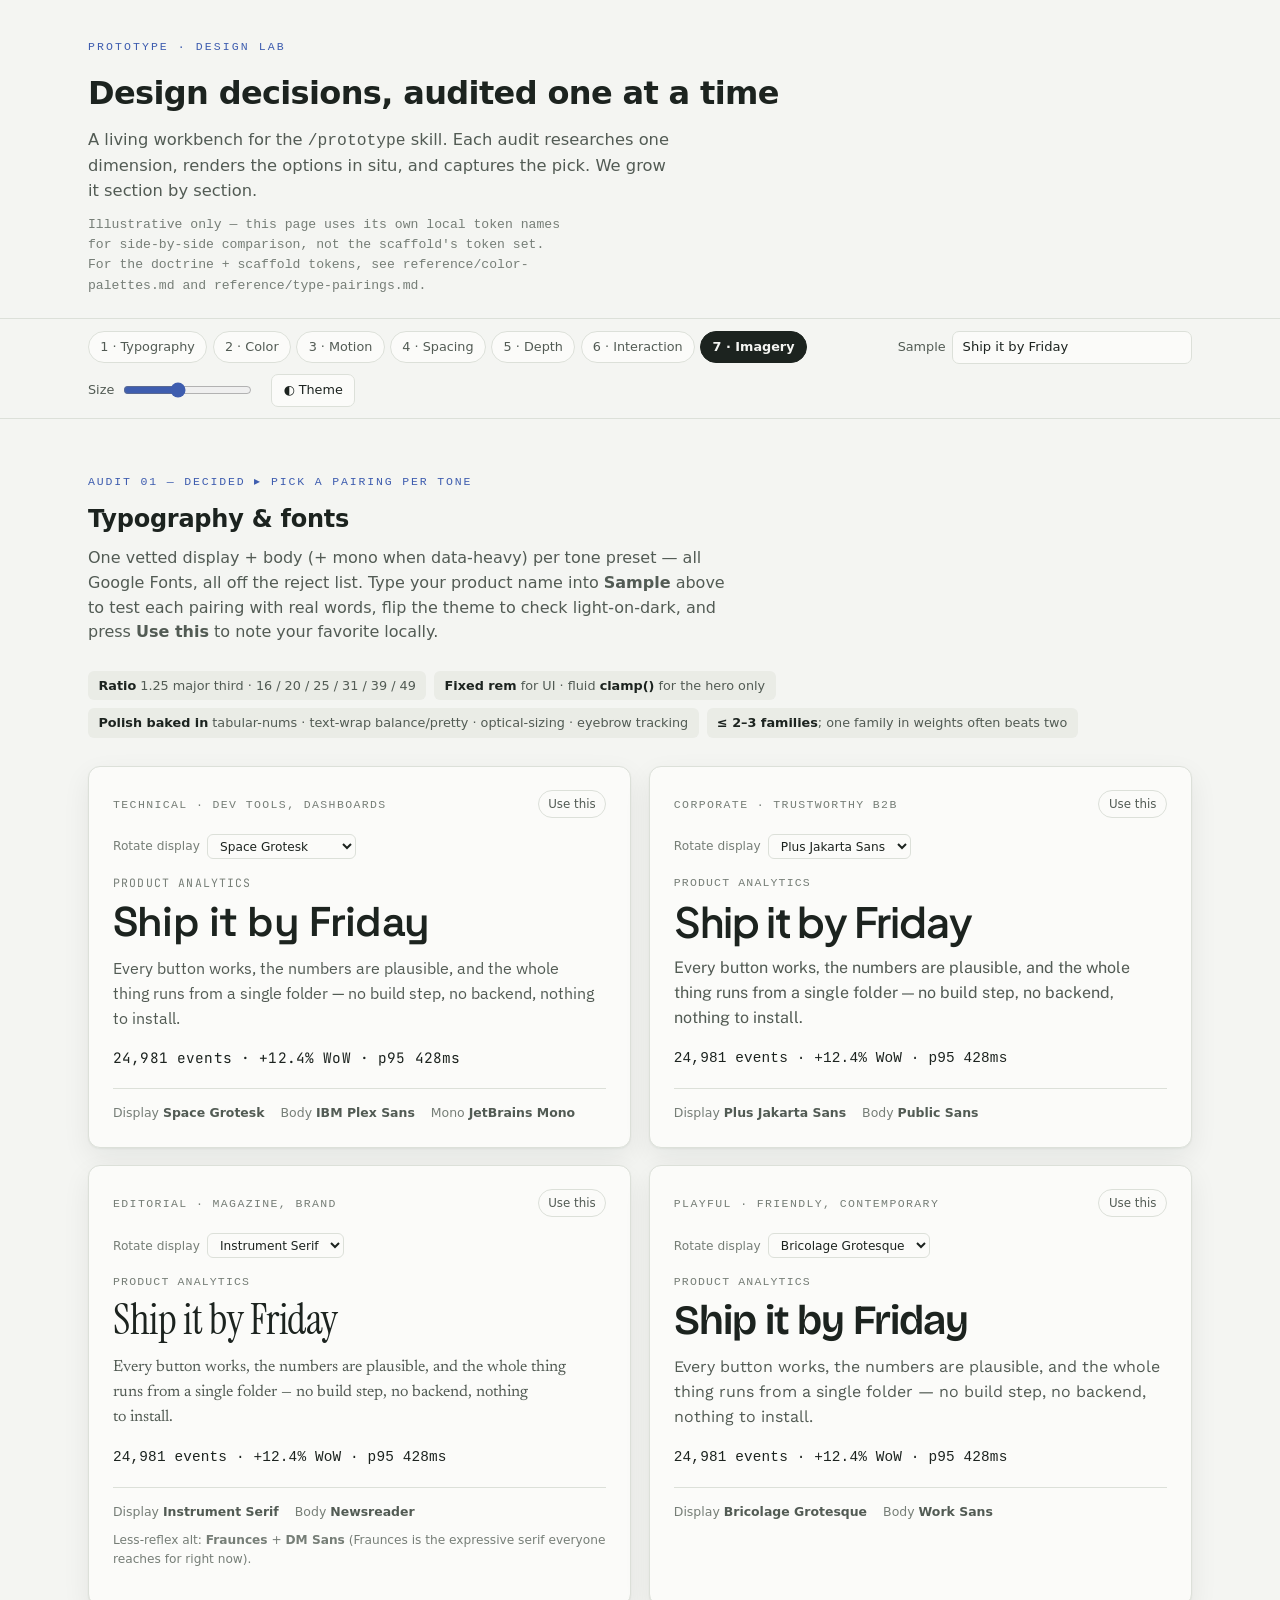
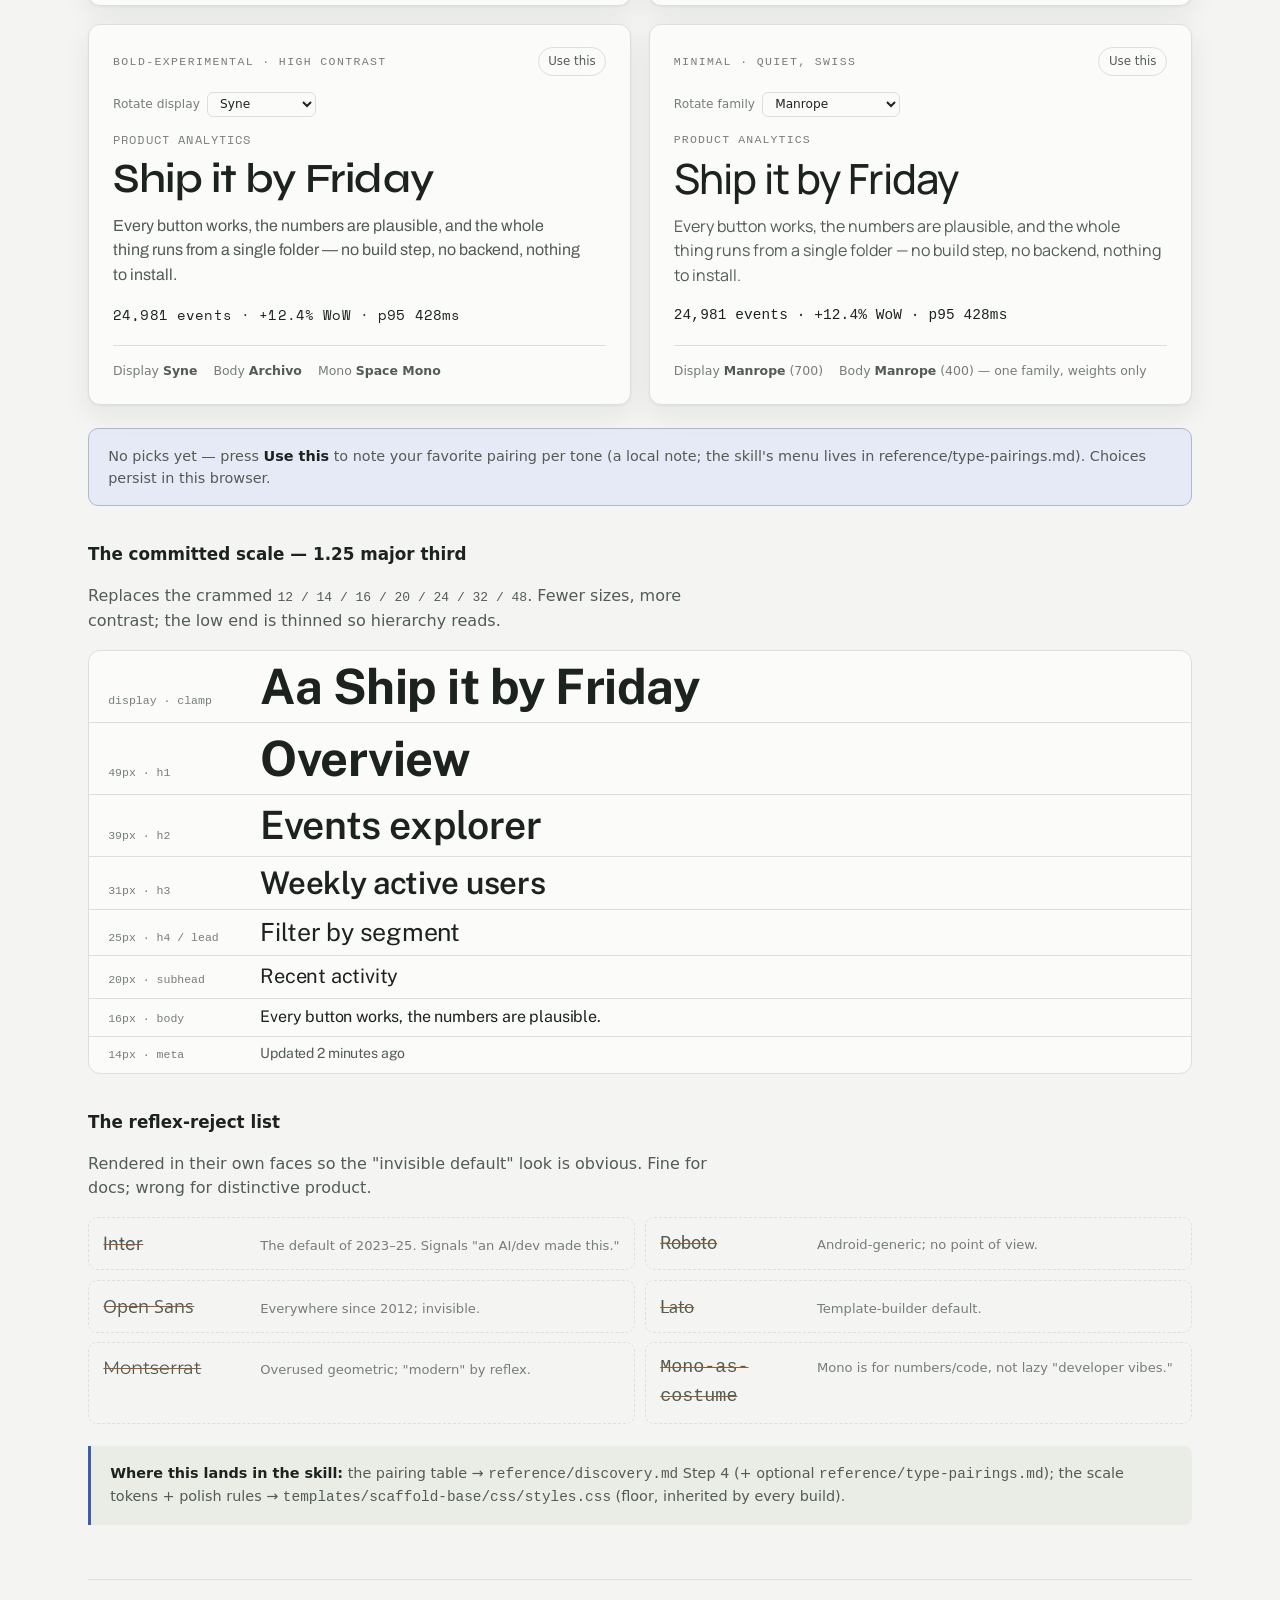
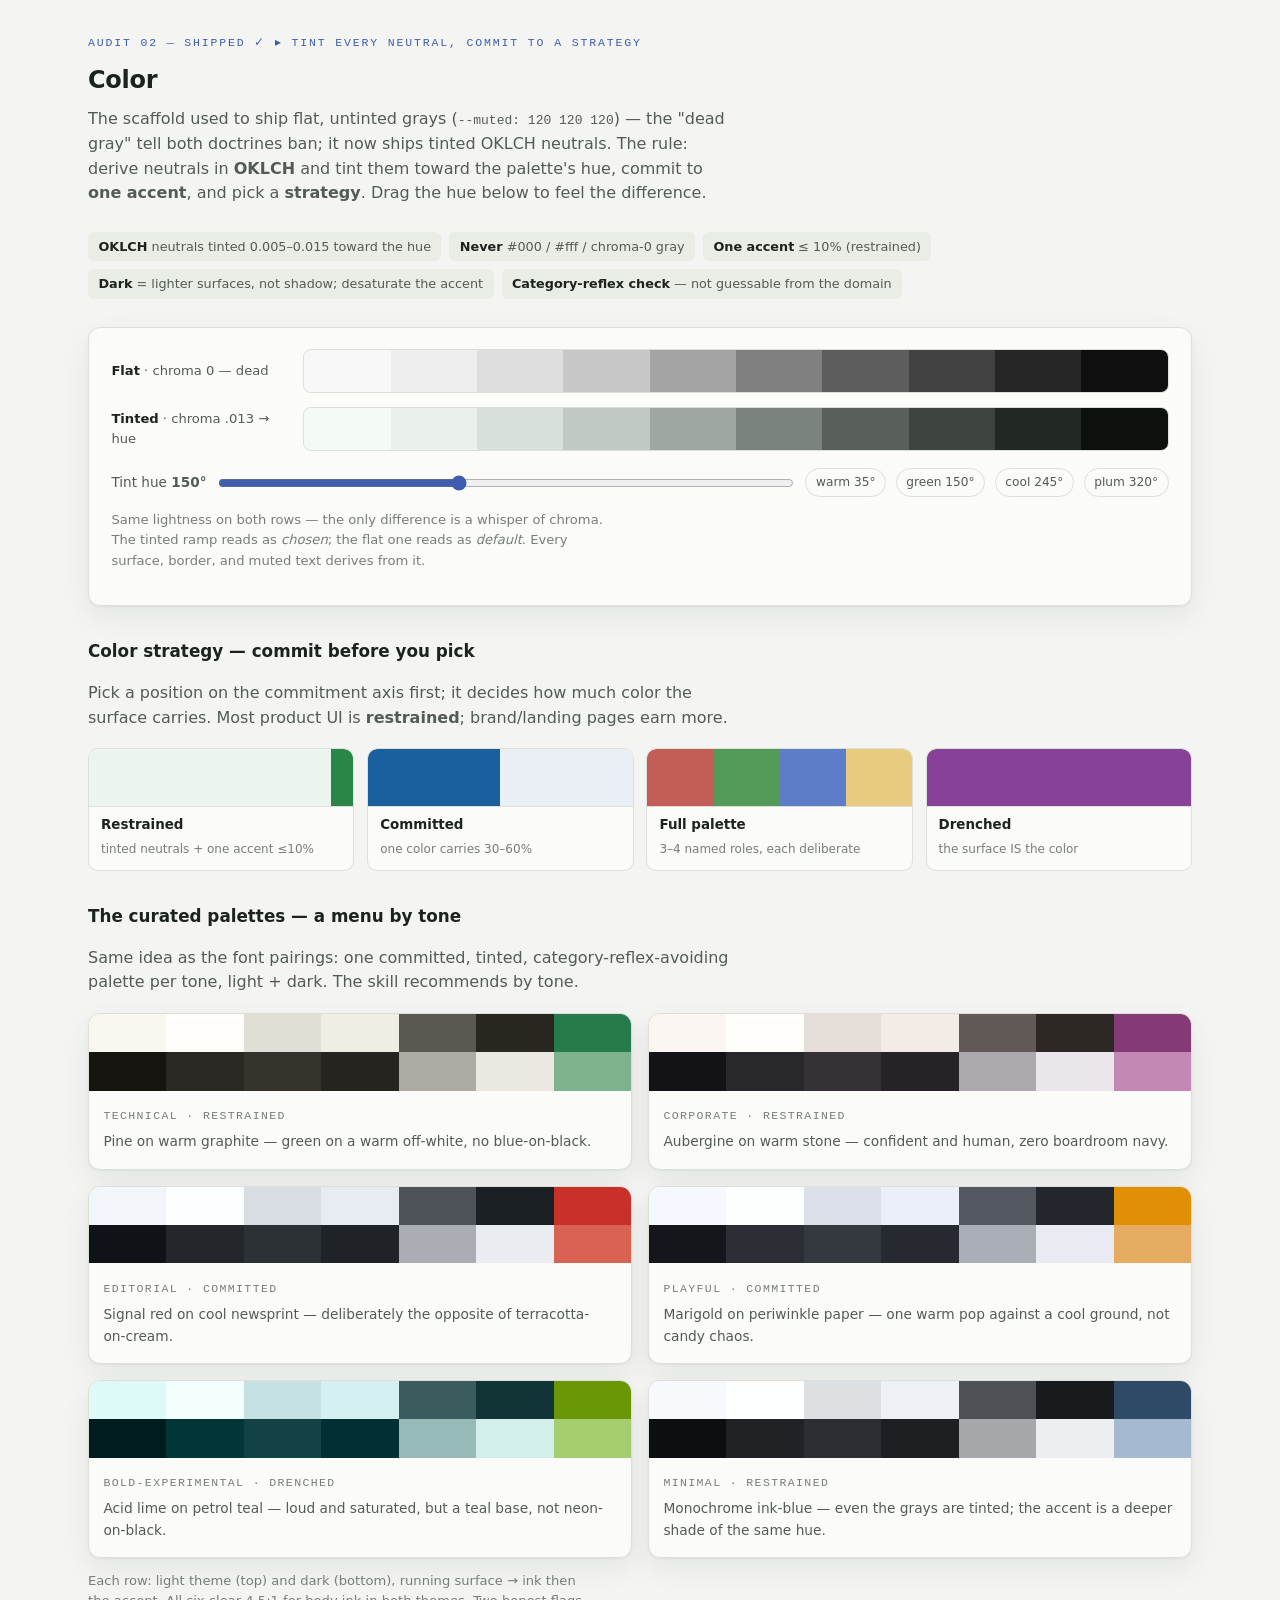
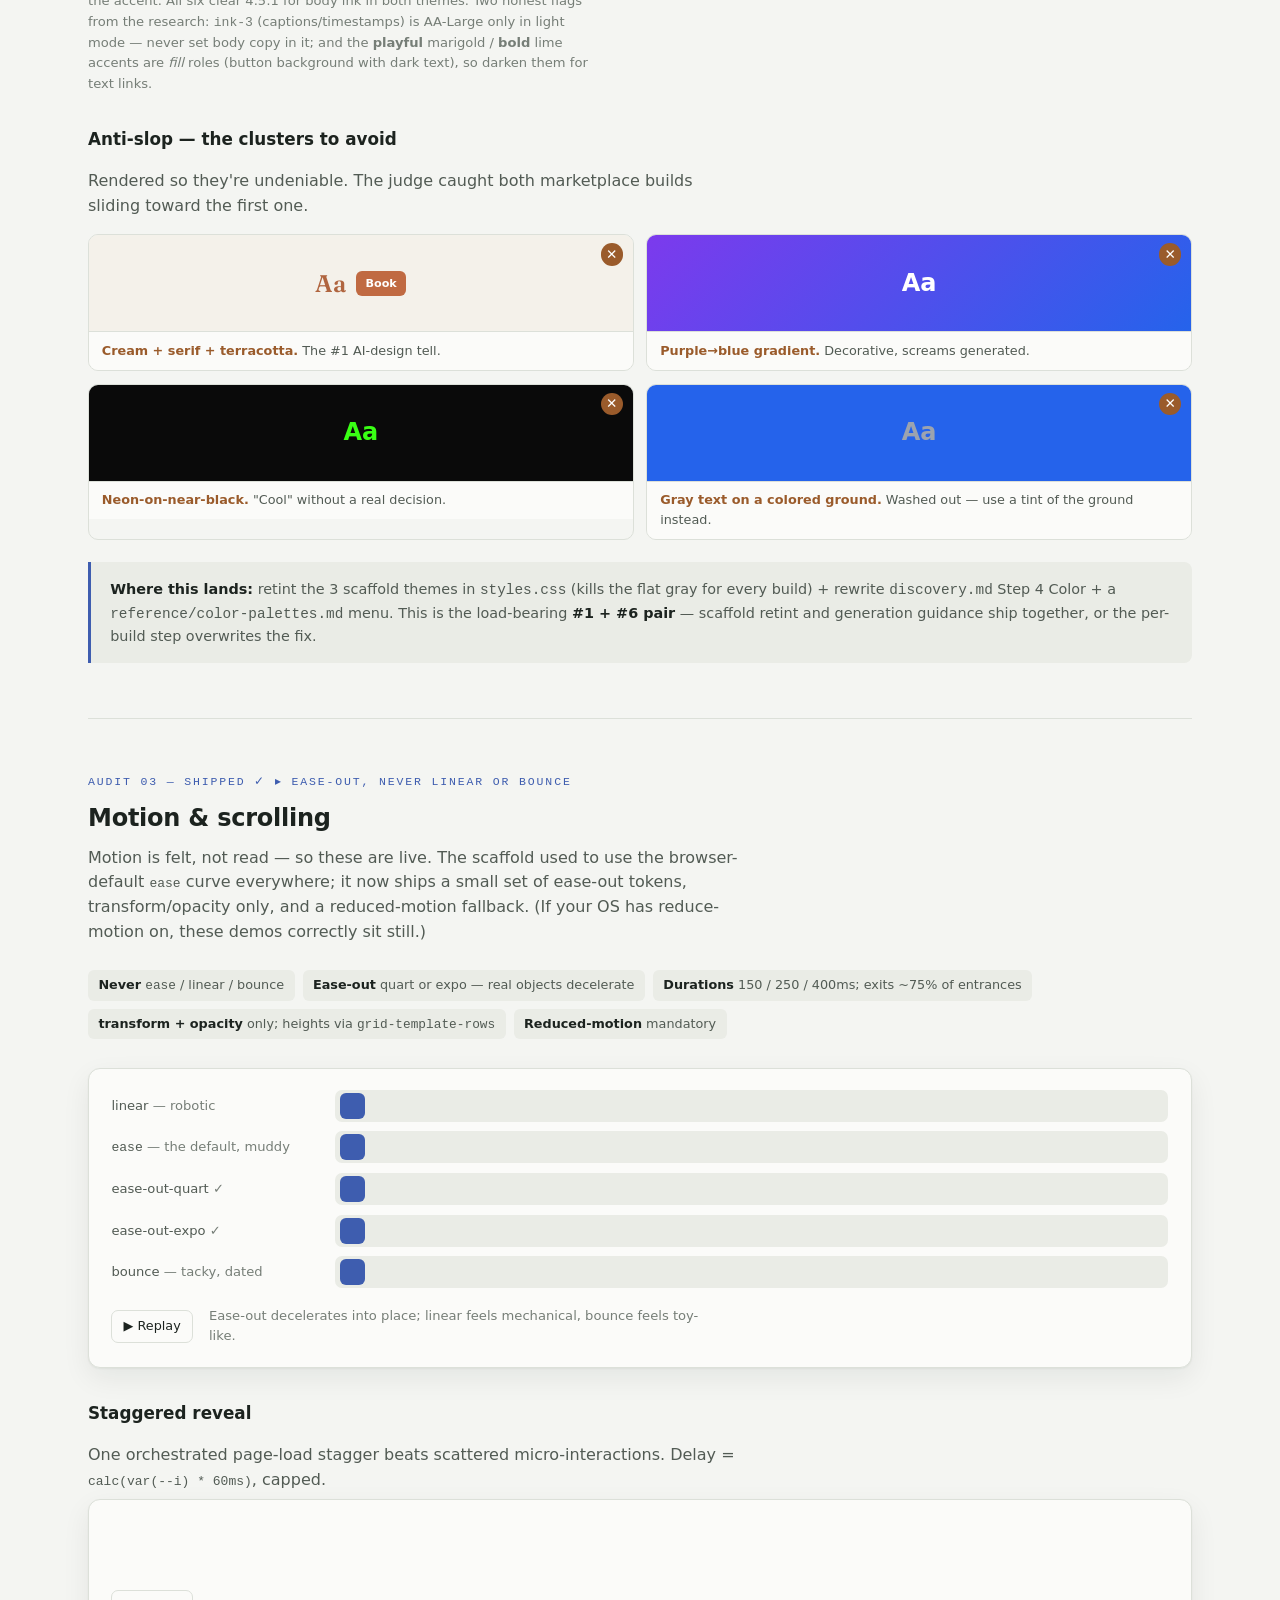
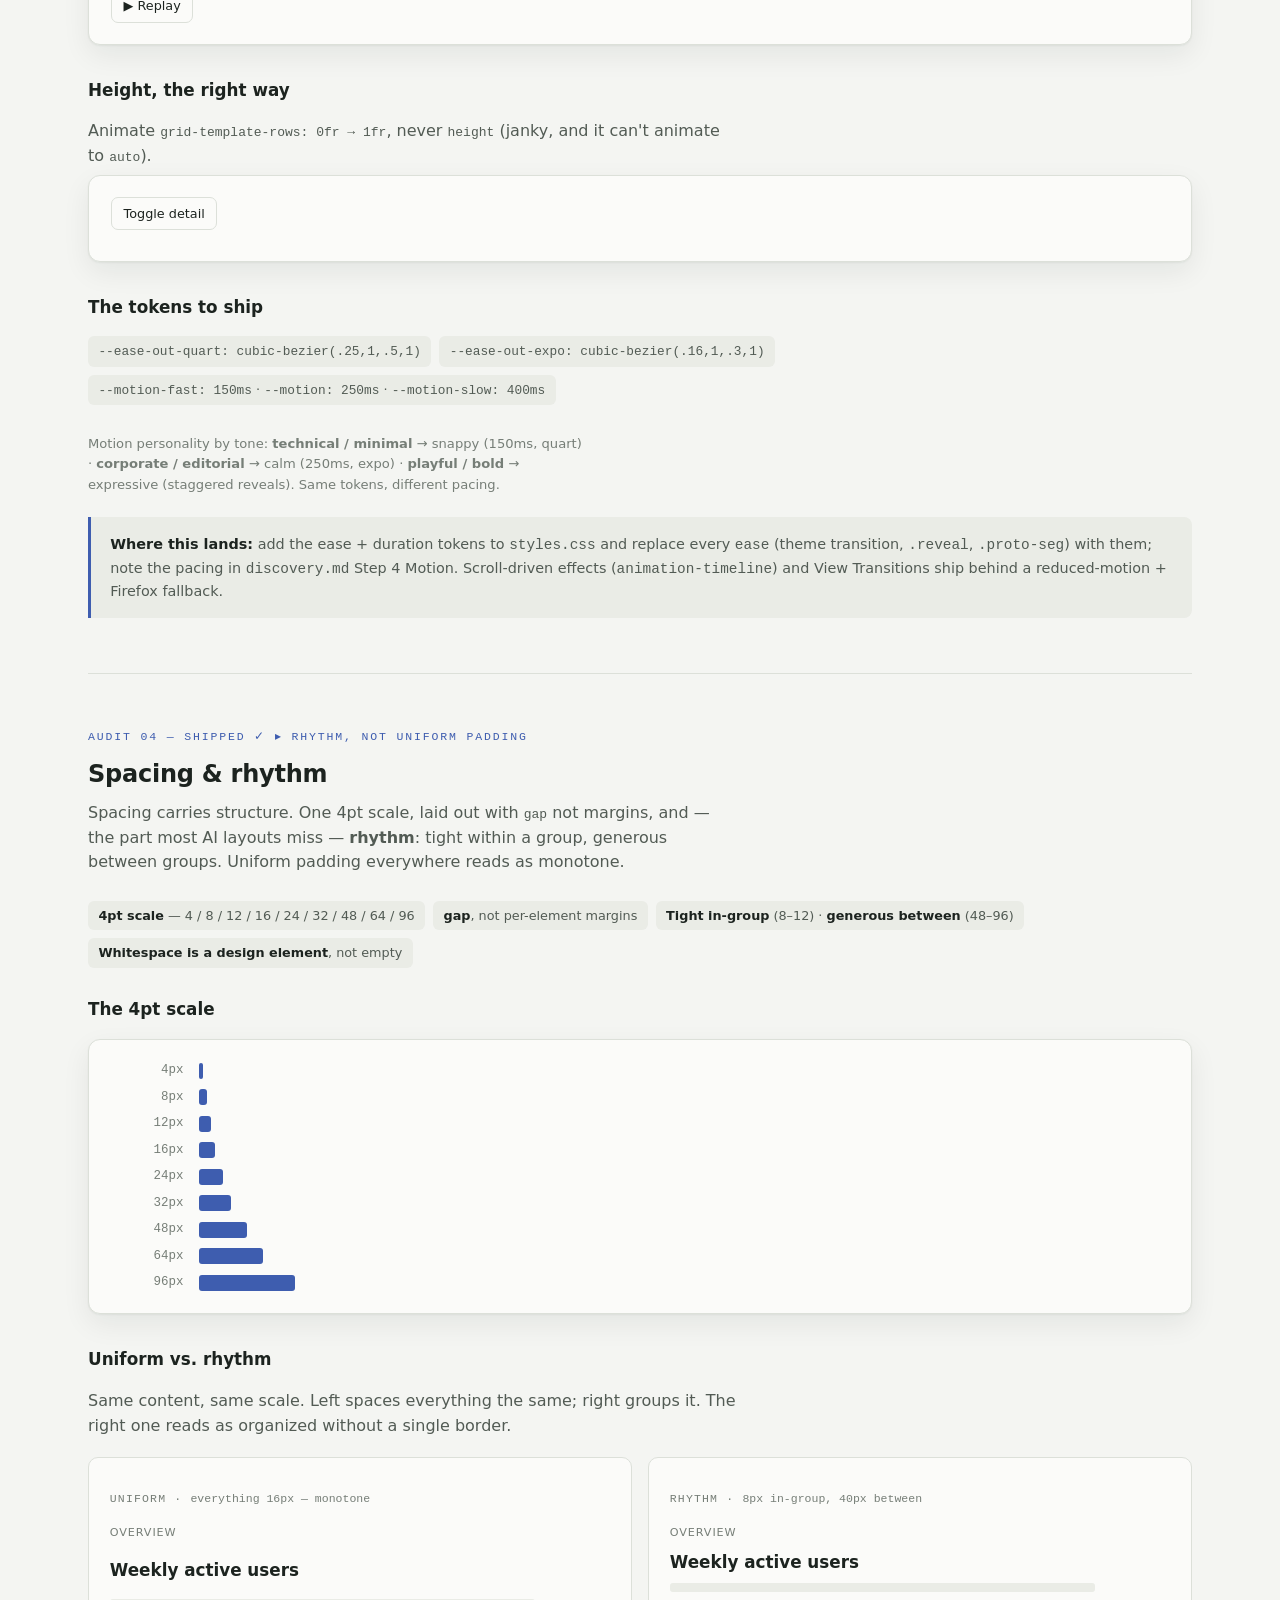
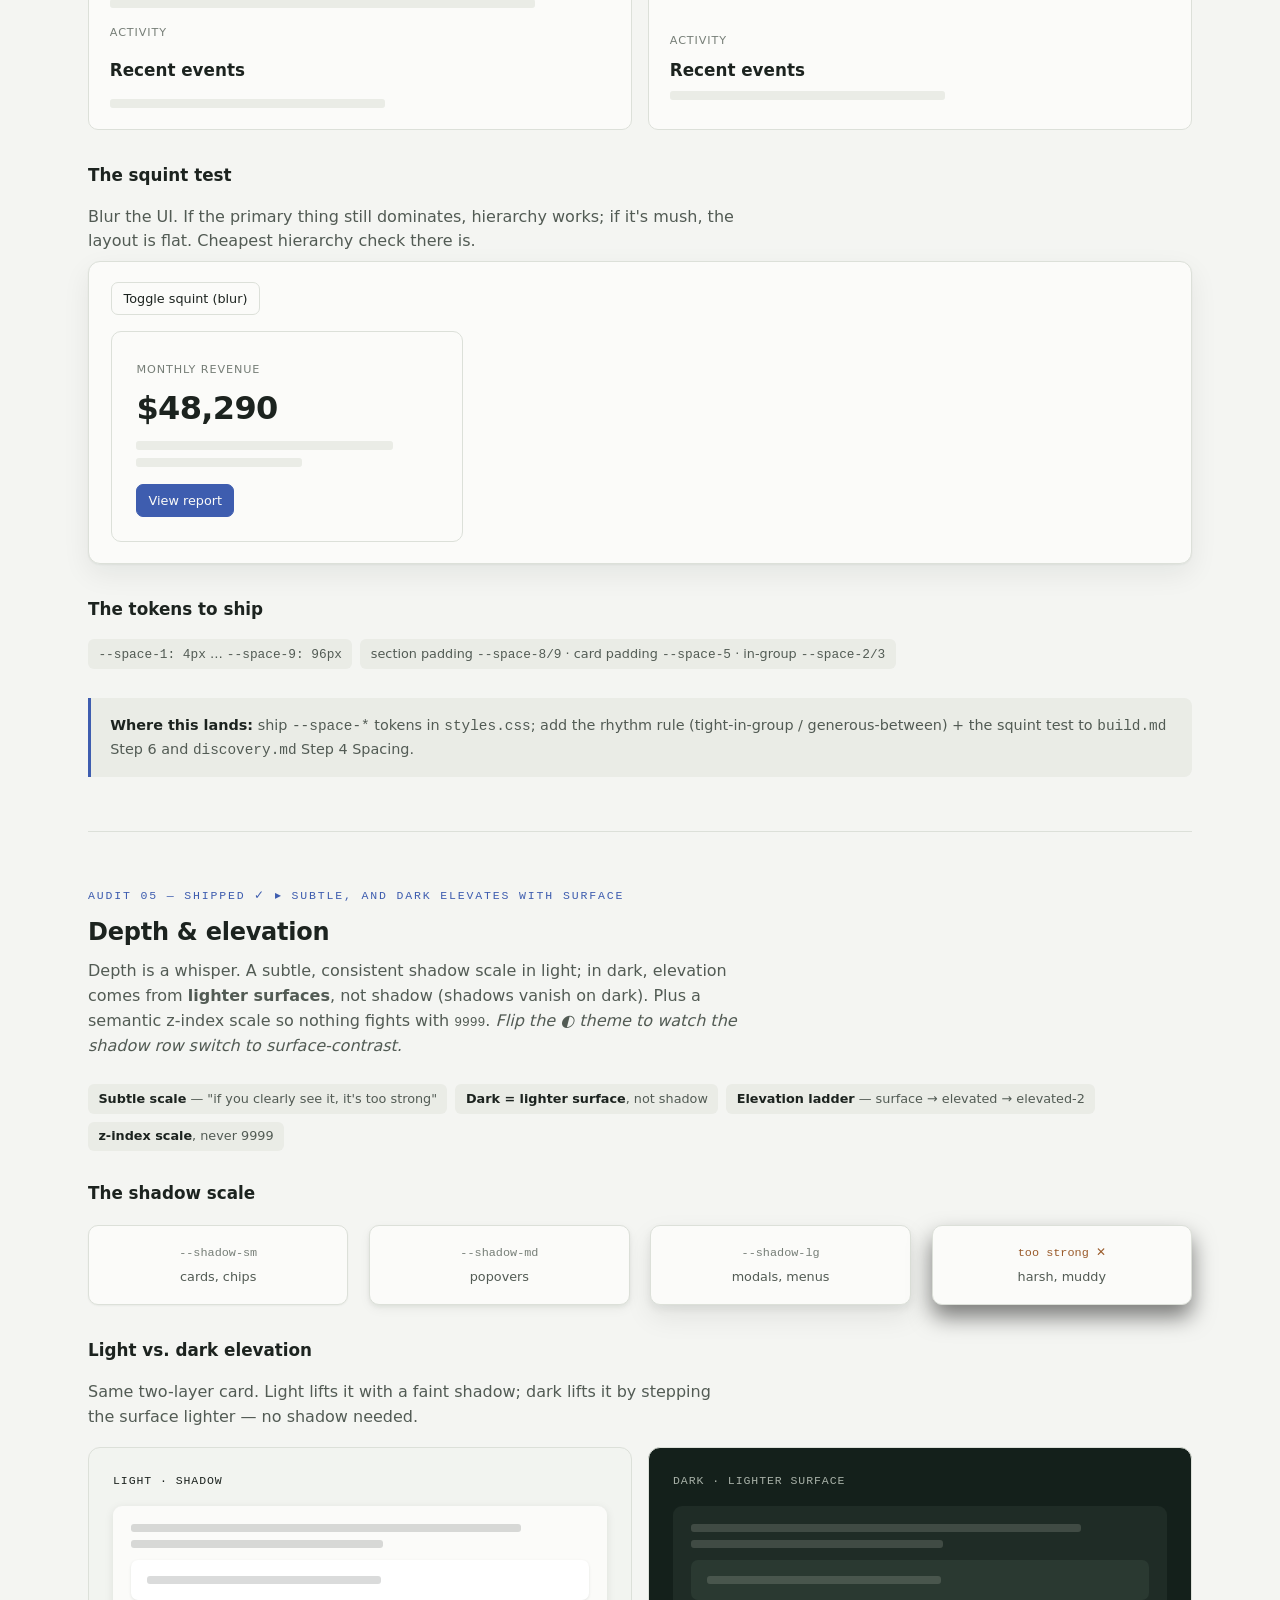
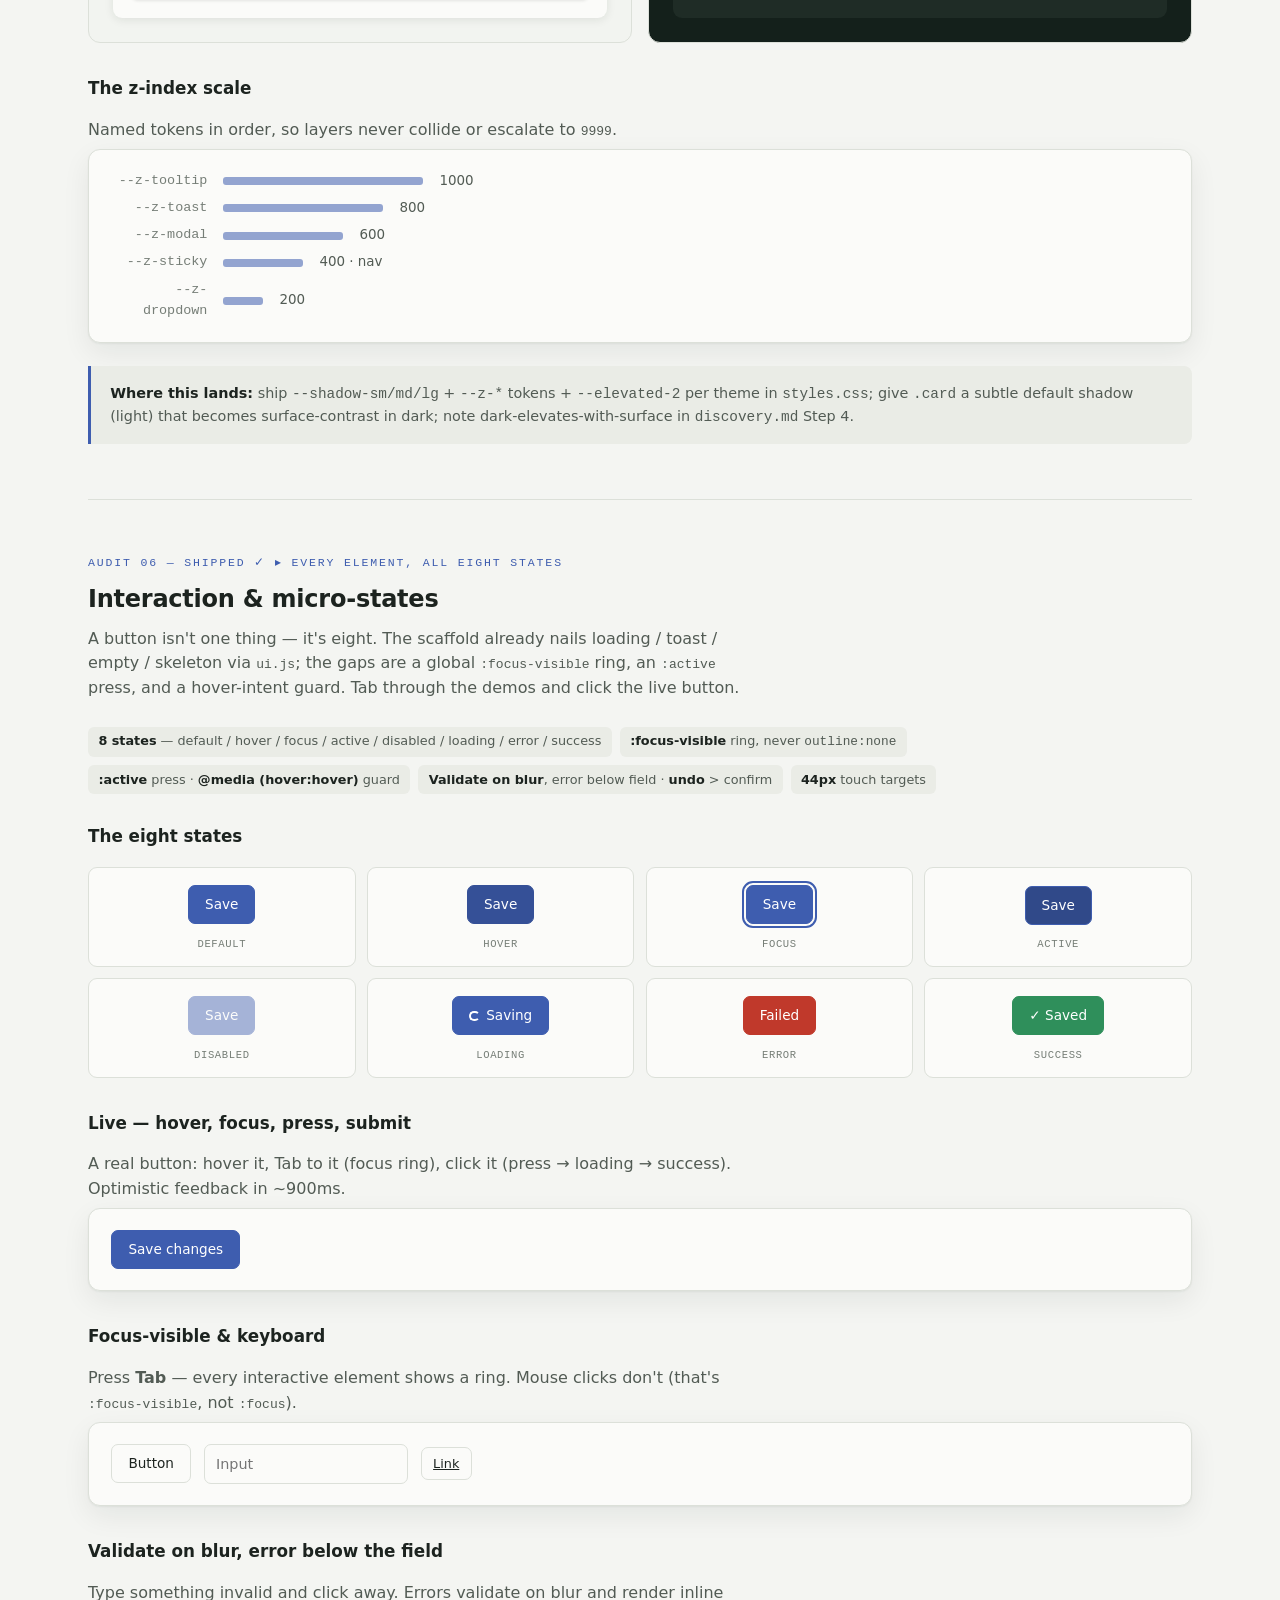
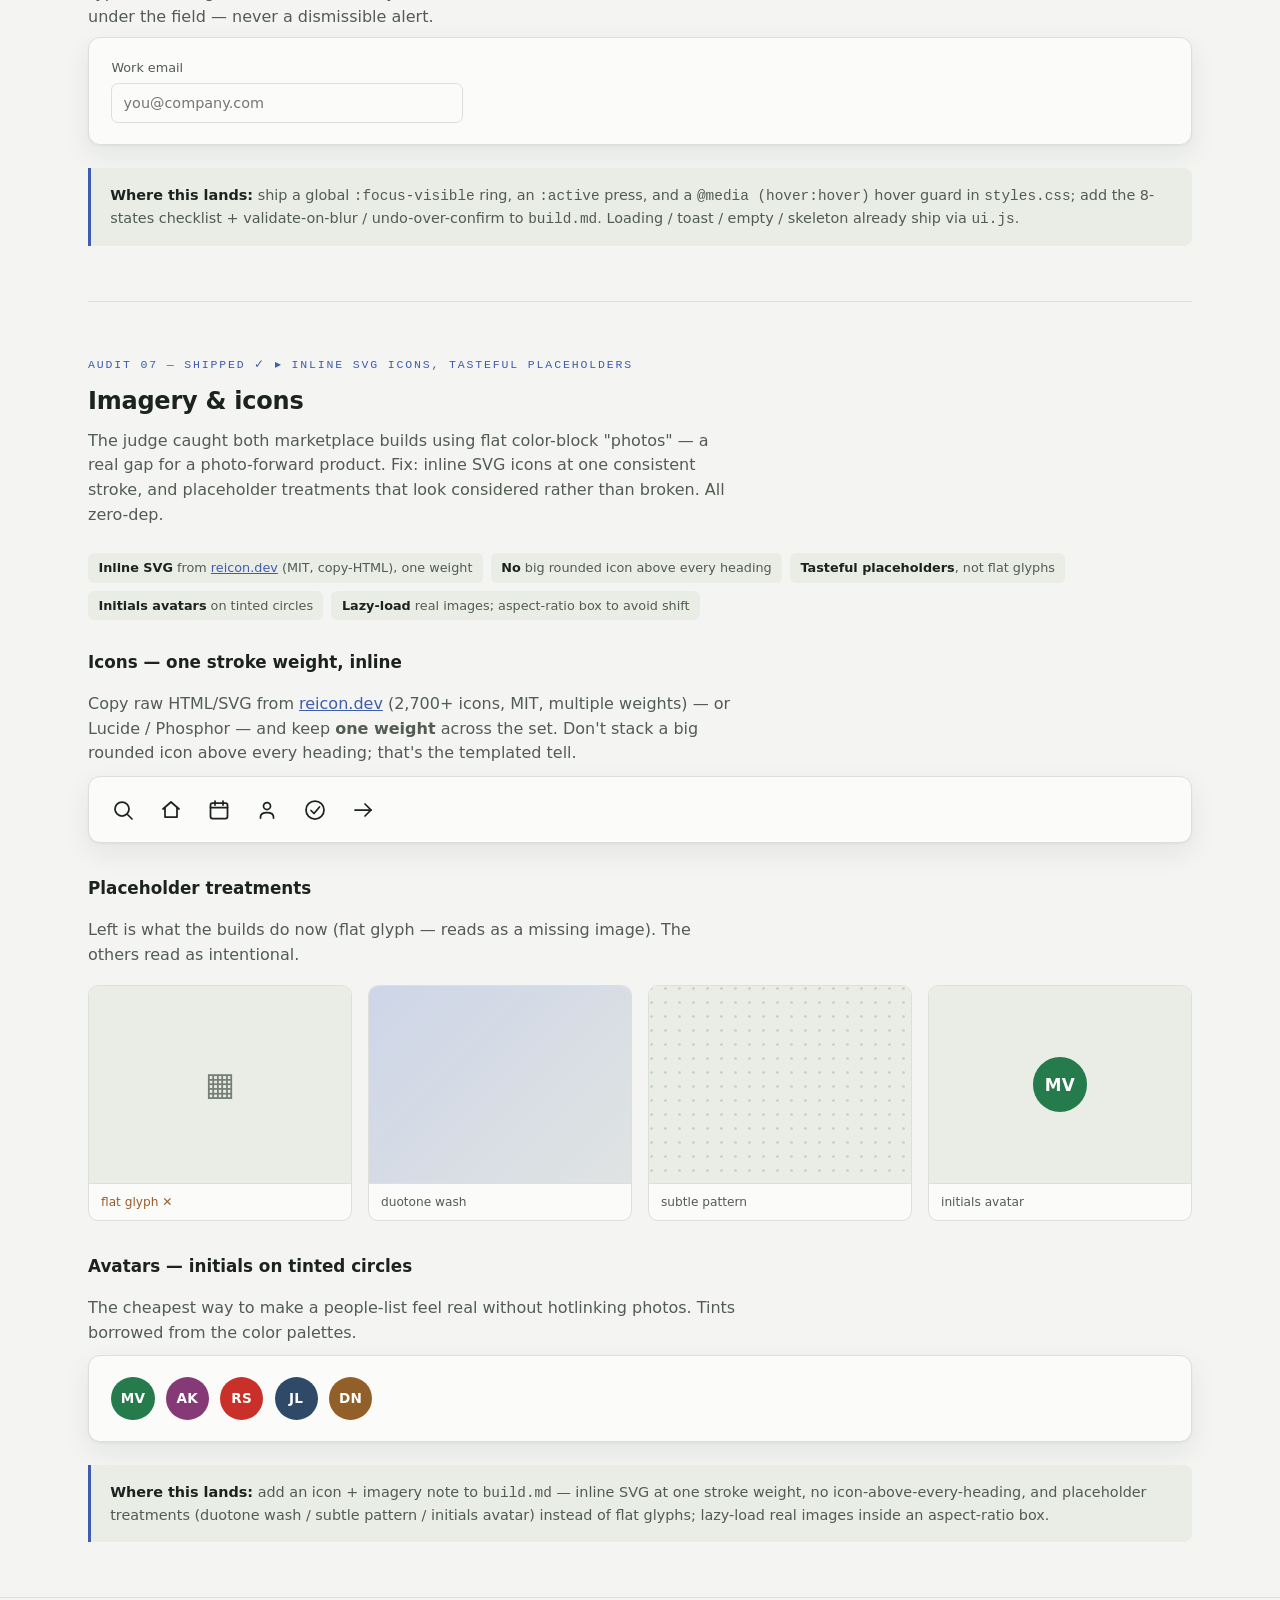
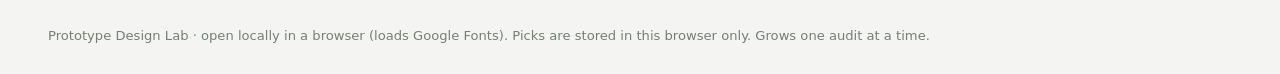
<file: design-lab/index.html>
<!doctype html>
<html lang="en" data-theme="light">
<head>
<meta charset="utf-8" />
<meta name="viewport" content="width=device-width, initial-scale=1" />
<title>Prototype Design Lab</title>
<meta name="description" content="A growing set of design decisions for the /prototype skill. Audit #1: Typography." />

<link rel="preconnect" href="https://fonts.googleapis.com" />
<link rel="preconnect" href="https://fonts.gstatic.com" crossorigin />
<!-- Candidate pairings + the reject-list faces, loaded so specimens render in their real type.
     Includes every rotation alternate from reference/type-pairings.md (not just the primaries)
     so the rotate-display control below can preview each one for real. -->
<link href="https://fonts.googleapis.com/css2?family=Space+Grotesk:wght@400;500;700&family=Hanken+Grotesk:wght@400;500;600;700&family=Schibsted+Grotesk:wght@400;500;600;700&family=IBM+Plex+Sans:wght@400;500;600&family=JetBrains+Mono:wght@400;500&family=Plus+Jakarta+Sans:wght@400;500;700&family=Outfit:wght@400;500;600;700&family=Onest:wght@400;500;600;700&family=Public+Sans:wght@400;500;700&family=Instrument+Serif:ital@0;1&family=Fraunces:opsz,wght@9..144,400;9..144,600&family=Newsreader:wght@400;500&family=DM+Sans:wght@400;500;700&family=Bricolage+Grotesque:opsz,wght@12..96,400;12..96,700&family=Gabarito:wght@400;500;600;700&family=Work+Sans:wght@400;500&family=Syne:wght@600;700;800&family=Unbounded:wght@600;700;800&family=Archivo:wght@400;500;700&family=Space+Mono:wght@400;700&family=Manrope:wght@300;400;500;700;800&family=Instrument+Sans:wght@400;500;600;700&family=Inter:wght@400;600&family=Roboto:wght@400;700&family=Open+Sans:wght@400;600&family=Lato:wght@400;700&family=Montserrat:wght@400;700&display=swap" rel="stylesheet" />

<style>
  :root {
    --bg:#F4F5F2; --surface:#FBFBF9; --surface-2:#EAECE6;
    --ink:#1C231F; --ink-2:#525B54; --ink-3:#767E77;
    --hairline:#DCE0D9; --accent:#3E5DAF; --accent-soft:#E5EAF6;
    --good:#3B7A55; --warn:#9A5B2B;
    --shadow:0 1px 2px rgb(20 30 24 / .05), 0 10px 28px rgb(20 30 24 / .07);
    --disp-size: 2.6rem;
    --font-ui: ui-sans-serif, -apple-system, BlinkMacSystemFont, "Segoe UI", system-ui, sans-serif;
    --font-mono-ui: ui-monospace, "SF Mono", Menlo, Consolas, monospace;
  }
  html[data-theme="dark"] {
    --bg:#14201B; --surface:#1A2620; --surface-2:#22302A;
    --ink:#EAE8DC; --ink-2:#A7B0A7; --ink-3:#7F887F;
    --hairline:#2C3A33; --accent:#8FA9E8; --accent-soft:#20304C;
    --good:#83B190; --warn:#D0A06A;
    --shadow:0 1px 2px rgb(0 0 0 / .28);  /* dark elevates via surface, not a heavy drop shadow */
  }
  * { box-sizing:border-box; }
  body { margin:0; background:var(--bg); color:var(--ink); font-family:var(--font-ui); line-height:1.55; -webkit-font-smoothing:antialiased; }
  h1,h2,h3 { text-wrap:balance; }
  p { text-wrap:pretty; }
  a { color:var(--accent); }
  .wrap { max-width:74rem; margin:0 auto; padding:0 clamp(1rem,4vw,2.5rem); }

  /* ---- Header + sticky control bar ---- */
  header.top { border-bottom:1px solid var(--hairline); }
  .top .wrap { padding-top:2.4rem; padding-bottom:1.4rem; }
  .kicker { font-family:var(--font-mono-ui); font-size:.72rem; letter-spacing:.18em; text-transform:uppercase; color:var(--accent); margin:0 0 .8rem; }
  h1 { font-size:clamp(1.9rem,1.4rem+2vw,2.7rem); letter-spacing:-.02em; margin:0 0 .5rem; font-weight:700; }
  .sub { color:var(--ink-2); max-width:56ch; margin:0; font-size:1.02rem; }
  .note { color:var(--ink-3); max-width:60ch; margin:.7rem 0 0; font-size:.82rem; font-family:var(--font-mono-ui); }

  .bar { position:sticky; top:0; z-index:20; background:color-mix(in srgb, var(--bg) 88%, transparent); backdrop-filter:blur(8px); border-bottom:1px solid var(--hairline); }
  .bar .wrap { display:flex; flex-wrap:wrap; align-items:center; gap:.6rem 1.1rem; padding:.7rem clamp(1rem,4vw,2.5rem); }
  .navchips { display:flex; flex-wrap:wrap; gap:.35rem; }
  .chip { font-size:.8rem; padding:.32rem .7rem; border-radius:999px; border:1px solid var(--hairline); background:var(--surface); color:var(--ink-2); text-decoration:none; white-space:nowrap; }
  .chip.active { background:var(--ink); color:var(--bg); border-color:var(--ink); font-weight:600; }
  .chip.soon { opacity:.55; }
  .chip.soon::after { content:" · soon"; color:var(--ink-3); font-size:.72em; }
  .spacer { flex:1 1 auto; }
  .ctrl { display:flex; align-items:center; gap:.4rem; font-size:.8rem; color:var(--ink-2); }
  .ctrl input[type="text"] { font:inherit; font-size:.82rem; padding:.35rem .6rem; border:1px solid var(--hairline); border-radius:7px; background:var(--surface); color:var(--ink); width:min(15rem,40vw); }
  .ctrl input[type="range"] { accent-color:var(--accent); }
  .btn { font:inherit; font-size:.8rem; padding:.35rem .7rem; border:1px solid var(--hairline); border-radius:7px; background:var(--surface); color:var(--ink); cursor:pointer; }
  .btn:hover { border-color:var(--ink-3); }
  :focus-visible { outline:2px solid var(--accent); outline-offset:2px; border-radius:3px; }

  section { padding:clamp(2rem,5vw,3.4rem) 0; border-top:1px solid var(--hairline); }
  section:first-of-type { border-top:0; }
  .eyebrow { font-family:var(--font-mono-ui); font-size:.72rem; letter-spacing:.16em; text-transform:uppercase; color:var(--accent); margin:0 0 .6rem; }
  h2 { font-size:1.5rem; letter-spacing:-.01em; margin:0 0 .5rem; font-weight:700; }
  .lead { color:var(--ink-2); max-width:64ch; margin:0 0 1.6rem; }
  .rules { display:flex; flex-wrap:wrap; gap:.5rem; margin:0 0 1.8rem; padding:0; list-style:none; }
  .rules li { font-size:.8rem; background:var(--surface-2); color:var(--ink-2); padding:.3rem .65rem; border-radius:6px; }
  .rules li b { color:var(--ink); font-weight:600; }

  /* ---- Specimen grid ---- */
  .grid { display:grid; gap:1.1rem; grid-template-columns:1fr; }
  @media (min-width:56rem){ .grid { grid-template-columns:1fr 1fr; } }
  .spec { border:1px solid var(--hairline); border-radius:12px; background:var(--surface); box-shadow:var(--shadow); padding:1.4rem 1.5rem 1.5rem; position:relative; transition:border-color .15s, box-shadow .15s; }
  .spec.picked { border-color:var(--good); box-shadow:0 0 0 1px var(--good), var(--shadow); }
  .spec-head { display:flex; align-items:baseline; justify-content:space-between; gap:1rem; margin-bottom:1rem; }
  .tone { font-family:var(--font-mono-ui); font-size:.72rem; letter-spacing:.12em; text-transform:uppercase; color:var(--ink-3); }
  .pick { font:inherit; font-size:.74rem; padding:.26rem .6rem; border-radius:999px; border:1px solid var(--hairline); background:transparent; color:var(--ink-2); cursor:pointer; white-space:nowrap; }
  .spec.picked .pick { background:var(--good); border-color:var(--good); color:#fff; }
  .spec.picked .pick::before { content:"✓ "; }

  .spec-eyebrow { font-size:.72rem; letter-spacing:.1em; text-transform:uppercase; color:var(--ink-3); margin:0 0 .5rem; }
  .spec-display { font-size:var(--disp-size); line-height:1.05; letter-spacing:-.02em; margin:0 0 .1rem; font-weight:600; }
  .spec-body { color:var(--ink-2); font-size:1rem; line-height:1.55; margin:.8rem 0 0; max-width:52ch; }
  .spec-data { font-size:.9rem; margin:1rem 0 0; color:var(--ink); font-variant-numeric:tabular-nums; letter-spacing:.01em; }
  .spec-names { display:flex; flex-wrap:wrap; gap:.4rem 1rem; margin-top:1.2rem; padding-top:.9rem; border-top:1px solid var(--hairline); font-size:.78rem; color:var(--ink-3); }
  .spec-names b { color:var(--ink-2); font-weight:600; }
  .spec-alt { font-size:.76rem; color:var(--ink-3); margin-top:.6rem; }
  .rotate-ctrl { display:flex; align-items:center; gap:.45rem; font-size:.76rem; color:var(--ink-3); margin:0 0 .9rem; }
  .rotate-ctrl select { font:inherit; font-size:.76rem; padding:.22rem .5rem; border:1px solid var(--hairline); border-radius:6px; background:var(--surface); color:var(--ink); }

  /* role fonts per tone */
  .t-technical { --disp:'Space Grotesk'; --body:'IBM Plex Sans'; --mono:'JetBrains Mono'; }
  .t-corporate { --disp:'Plus Jakarta Sans'; --body:'Public Sans'; --mono:var(--font-mono-ui); }
  .t-editorial { --disp:'Instrument Serif'; --body:'Newsreader'; --mono:var(--font-mono-ui); }
  .t-playful   { --disp:'Bricolage Grotesque'; --body:'Work Sans'; --mono:var(--font-mono-ui); }
  .t-bold      { --disp:'Syne'; --body:'Archivo'; --mono:'Space Mono'; }
  .t-minimal   { --disp:'Manrope'; --body:'Manrope'; --mono:var(--font-mono-ui); }
  .spec .spec-display { font-family:var(--disp), serif; }
  .spec .spec-body    { font-family:var(--body), sans-serif; }
  .spec .spec-eyebrow, .spec .spec-data { font-family:var(--mono), monospace; }
  .t-editorial .spec-display { font-weight:400; letter-spacing:-.01em; }
  .t-minimal .spec-display { font-weight:500; }

  /* ---- Scale ladder ---- */
  .ladder { border:1px solid var(--hairline); border-radius:12px; background:var(--surface); overflow:hidden; }
  .rung { display:flex; align-items:baseline; gap:1rem; padding:.55rem 1.2rem; border-top:1px solid var(--hairline); }
  .rung:first-child { border-top:0; }
  .rung .lbl { font-family:var(--font-mono-ui); font-size:.72rem; color:var(--ink-3); width:8.5rem; flex:none; }
  .rung .txt { color:var(--ink); font-family:'Public Sans', var(--font-ui); letter-spacing:-.01em; line-height:1.1; }

  /* ---- Reject list ---- */
  .reject { display:grid; gap:.6rem; grid-template-columns:1fr; margin-top:1rem; }
  @media (min-width:44rem){ .reject { grid-template-columns:1fr 1fr; } }
  .rej { display:flex; align-items:baseline; gap:.8rem; padding:.7rem .9rem; border:1px dashed var(--hairline); border-radius:9px; color:var(--ink-3); }
  .rej .rname { font-size:1.15rem; color:var(--ink-2); text-decoration:line-through; text-decoration-color:var(--warn); text-decoration-thickness:1px; flex:none; width:9rem; }
  .rej .why { font-size:.82rem; }

  .picks-box { margin-top:1.4rem; padding:1rem 1.2rem; border-radius:10px; background:var(--accent-soft); border:1px solid color-mix(in srgb,var(--accent) 30%, var(--hairline)); font-size:.9rem; }
  .picks-box b { color:var(--ink); }
  .picks-box .empty { color:var(--ink-2); }

  .soon-note { color:var(--ink-3); font-size:.92rem; max-width:56ch; }
  .callout { margin-top:1.4rem; padding:1rem 1.2rem; border-left:3px solid var(--accent); background:var(--surface-2); border-radius:0 8px 8px 0; font-size:.9rem; color:var(--ink-2); }
  .callout b { color:var(--ink); }
  footer { border-top:1px solid var(--hairline); }
  footer .wrap { padding:1.8rem 0 3rem; color:var(--ink-3); font-size:.82rem; }
  /* ---- Color audit ---- */
  .demo { border:1px solid var(--hairline); border-radius:12px; background:var(--surface); padding:1.3rem 1.4rem; box-shadow:var(--shadow); }
  .ramp { display:flex; flex-direction:column; gap:.9rem; }
  .ramp-line { display:flex; align-items:center; gap:1rem; }
  .ramp-line .cap { width:11rem; flex:none; font-size:.82rem; color:var(--ink-2); }
  .ramp-line .cap b { color:var(--ink); }
  .swatches { display:flex; flex:1; border-radius:8px; overflow:hidden; border:1px solid var(--hairline); min-width:0; }
  .swatches span { flex:1; height:2.6rem; }
  .hue-ctrl { display:flex; align-items:center; gap:.6rem; margin-top:1.1rem; font-size:.85rem; color:var(--ink-2); flex-wrap:wrap; }
  .hue-ctrl input[type=range]{ flex:1; min-width:11rem; accent-color:var(--accent); }
  .hue-preset { font:inherit; font-size:.76rem; padding:.25rem .6rem; border-radius:999px; border:1px solid var(--hairline); background:var(--surface); color:var(--ink-2); cursor:pointer; }
  .hue-preset:hover { border-color:var(--ink-3); color:var(--ink); }
  .mini-note{ font-size:.82rem; color:var(--ink-3); margin-top:.8rem; max-width:60ch; }
  .commit-grid{ display:grid; gap:.8rem; grid-template-columns:repeat(2,1fr); margin-top:1.1rem; }
  @media(min-width:52rem){ .commit-grid{ grid-template-columns:repeat(4,1fr);} }
  .commit{ border:1px solid var(--hairline); border-radius:10px; overflow:hidden; background:var(--surface); }
  .commit .bar{ height:3.6rem; display:flex; }
  .commit .bar i{ display:block; height:100%; }
  .commit .cm{ padding:.55rem .75rem; }
  .commit .cm b{ display:block; font-size:.84rem; }
  .commit .cm span{ font-size:.75rem; color:var(--ink-3); }
  .slop-grid{ display:grid; gap:.8rem; grid-template-columns:1fr; margin-top:1rem; }
  @media(min-width:44rem){ .slop-grid{ grid-template-columns:repeat(2,1fr);} }
  .slop{ border:1px solid var(--hairline); border-radius:10px; overflow:hidden; position:relative; }
  .slop .face{ height:6rem; display:flex; align-items:center; justify-content:center; font-size:1.5rem; font-weight:600; }
  .slop .tag{ padding:.55rem .8rem; font-size:.8rem; color:var(--ink-2); background:var(--surface); border-top:1px solid var(--hairline); }
  .slop .tag b{ color:var(--warn); }
  .slop .x{ position:absolute; top:.5rem; right:.6rem; width:1.4rem; height:1.4rem; border-radius:999px; background:var(--warn); color:#fff; display:flex; align-items:center; justify-content:center; font-size:.85rem; }
  .pal-grid{ display:grid; gap:1rem; grid-template-columns:1fr; margin-top:1.1rem; }
  @media(min-width:56rem){ .pal-grid{ grid-template-columns:1fr 1fr; } }
  .pal{ border:1px solid var(--hairline); border-radius:12px; overflow:hidden; background:var(--surface); box-shadow:var(--shadow); }
  .pal .swz{ display:flex; height:2.4rem; }
  .pal .swz i{ flex:1; }
  .pal .pm{ padding:.7rem .9rem 1rem; }
  .pal .pm .tone{ font-family:var(--font-mono-ui); font-size:.72rem; letter-spacing:.12em; text-transform:uppercase; color:var(--ink-3); }
  .pal .pm .mood{ font-size:.86rem; color:var(--ink-2); margin:.3rem 0 0; }

  /* ---- Motion audit ---- */
  .ease-demo { display:flex; flex-direction:column; gap:.6rem; }
  .ease-row { display:flex; align-items:center; gap:1rem; }
  .ease-row .lab { width:13rem; flex:none; font-size:.82rem; color:var(--ink-2); }
  .ease-row .lab em { color:var(--ink-3); font-style:normal; }
  .ease-track { flex:1; height:2rem; position:relative; background:var(--surface-2); border-radius:7px; container-type:inline-size; min-width:0; }
  .ease-dot { position:absolute; top:.2rem; left:.3rem; width:1.6rem; height:1.6rem; border-radius:6px; background:var(--accent); transform:translateX(0); }
  .ease-demo:not(.play) .ease-dot { transition:none; }
  .ease-demo.play .ease-dot { transition:transform 1.1s var(--curve); transform:translateX(calc(100cqi - 2.2rem)); }
  .mrow { display:flex; align-items:center; gap:1rem; margin-top:1.1rem; flex-wrap:wrap; }
  .stagger { display:grid; grid-template-columns:repeat(3,1fr); gap:.7rem; }
  @media(min-width:44rem){ .stagger{ grid-template-columns:repeat(6,1fr);} }
  .scard { height:3.2rem; border-radius:8px; background:var(--surface-2); border:1px solid var(--hairline); opacity:0; transform:translateY(12px); }
  .stagger:not(.play) .scard { transition:none; }
  .stagger.play .scard { opacity:1; transform:none; transition:opacity .5s cubic-bezier(.16,1,.3,1), transform .5s cubic-bezier(.16,1,.3,1); transition-delay:calc(var(--i) * 60ms); }
  .disc { display:grid; grid-template-rows:0fr; transition:grid-template-rows .35s cubic-bezier(.16,1,.3,1); margin-top:.6rem; }
  .disc.open { grid-template-rows:1fr; }
  .disc > div { overflow:hidden; }

  /* ---- Spacing audit ---- */
  .scale-ladder { display:flex; flex-direction:column; gap:.45rem; }
  .scale-row { display:flex; align-items:center; gap:1rem; }
  .scale-row .n { width:4.5rem; flex:none; font-family:var(--font-mono-ui); font-size:.78rem; color:var(--ink-3); text-align:right; }
  .scale-row .b { height:1rem; background:var(--accent); border-radius:3px; }
  .cmp2 { display:grid; gap:1rem; grid-template-columns:1fr; margin-top:1.1rem; }
  @media(min-width:48rem){ .cmp2{ grid-template-columns:1fr 1fr;} }
  .cmp-card { border:1px solid var(--hairline); border-radius:10px; background:var(--surface); padding:1.3rem; }
  .cmp-t { font-family:var(--font-mono-ui); font-size:.72rem; letter-spacing:.1em; text-transform:uppercase; color:var(--ink-3); margin-bottom:1rem; }
  .cmp-t em { color:var(--ink-3); font-style:normal; text-transform:none; letter-spacing:0; }
  .u-stack { display:flex; flex-direction:column; gap:16px; }
  .r-stack { display:flex; flex-direction:column; gap:40px; }
  .r-stack .grp, .u-stack .grp { display:flex; flex-direction:column; gap:8px; }
  .mock-h { font-weight:700; font-size:1.05rem; color:var(--ink); }
  .mock-label { font-size:.7rem; text-transform:uppercase; letter-spacing:.08em; color:var(--ink-3); }
  .mock-line { height:.55rem; background:var(--surface-2); border-radius:3px; }
  .mock-line.s { width:55%; } .mock-line.m { width:85%; }
  .squint-wrap { border:1px solid var(--hairline); border-radius:10px; padding:1.5rem; background:var(--surface); transition:filter .2s var(--ease, ease); max-width:22rem; }
  .squint-wrap.blur { filter:blur(4.5px); }
  .squint-metric { font-size:2rem; font-weight:700; letter-spacing:-.02em; color:var(--ink); margin:.15rem 0 .3rem; }

  /* ---- Depth audit ---- */
  .shadow-grid { display:grid; gap:1.3rem; grid-template-columns:repeat(2,1fr); margin-top:1.2rem; }
  @media(min-width:52rem){ .shadow-grid{ grid-template-columns:repeat(4,1fr);} }
  .sh-card { background:var(--surface); border:1px solid var(--hairline); border-radius:10px; padding:1.1rem; text-align:center; }
  .sh-1 { box-shadow:0 1px 2px rgb(20 30 24 / .05); }
  .sh-2 { box-shadow:0 2px 4px rgb(20 30 24 / .06), 0 4px 12px rgb(20 30 24 / .05); }
  .sh-3 { box-shadow:0 4px 8px rgb(20 30 24 / .07), 0 12px 28px rgb(20 30 24 / .08); }
  .sh-bad { box-shadow:0 12px 22px rgb(0 0 0 / .5); }
  .sh-card .sn { font-family:var(--font-mono-ui); font-size:.74rem; color:var(--ink-3); }
  .sh-card .sl { font-size:.8rem; color:var(--ink-2); margin-top:.3rem; }
  html[data-theme="dark"] .sh-1, html[data-theme="dark"] .sh-2, html[data-theme="dark"] .sh-3 { box-shadow:none; }
  html[data-theme="dark"] .sh-1 { background:#1a2620; } html[data-theme="dark"] .sh-2 { background:#22302a; } html[data-theme="dark"] .sh-3 { background:#2b3a33; }
  .elev-demo { display:grid; gap:1rem; grid-template-columns:1fr; margin-top:1.1rem; }
  @media(min-width:48rem){ .elev-demo{ grid-template-columns:1fr 1fr;} }
  .elev-panel { border-radius:12px; padding:1.5rem; border:1px solid var(--hairline); }
  .elev-panel .lbl { font-family:var(--font-mono-ui); font-size:.72rem; letter-spacing:.08em; text-transform:uppercase; margin-bottom:1rem; }
  .elev-stack { border-radius:9px; padding:1.1rem; }
  .elev-stack .e2 { border-radius:7px; padding:1rem; margin-top:.8rem; }
  .elev-panel .el-line { display:block; height:.5rem; border-radius:3px; background:currentColor; opacity:.16; }
  .elev-panel .el-line.s { width:55%; } .elev-panel .el-line.m { width:85%; }
  .elev-light { background:#f2f4f0; color:#1c231f; }
  .elev-light .elev-stack { background:#fbfbf9; box-shadow:0 2px 10px rgb(20 30 24 / .09); }
  .elev-light .elev-stack .e2 { background:#ffffff; box-shadow:0 1px 3px rgb(20 30 24 / .1); }
  .elev-dark { background:#14201b; color:#eae8dc; }
  .elev-dark .lbl { color:#a7b0a7; }
  .elev-dark .elev-stack { background:#1f2c26; }
  .elev-dark .elev-stack .e2 { background:#2a3931; }
  .zscale { display:flex; flex-direction:column; gap:.4rem; }
  .zrow { display:flex; align-items:center; gap:1rem; font-size:.84rem; color:var(--ink-2); }
  .zrow .zk { font-family:var(--font-mono-ui); color:var(--ink-3); width:6rem; text-align:right; flex:none; }
  .zrow .zb { height:.5rem; border-radius:3px; background:var(--accent); opacity:.55; flex:none; }

  /* ---- Interaction audit ---- */
  .states-grid { display:grid; gap:.7rem; grid-template-columns:repeat(2,1fr); margin-top:1.1rem; }
  @media(min-width:44rem){ .states-grid{ grid-template-columns:repeat(4,1fr);} }
  .state-cell { border:1px solid var(--hairline); border-radius:9px; padding:1.1rem .8rem .8rem; text-align:center; background:var(--surface); }
  .state-cell .st { font-family:var(--font-mono-ui); font-size:.66rem; letter-spacing:.06em; text-transform:uppercase; color:var(--ink-3); margin-top:.75rem; }
  .dbtn { display:inline-flex; align-items:center; justify-content:center; gap:.4rem; font:inherit; font-size:.85rem; font-weight:500; padding:.5rem 1rem; border-radius:7px; border:1px solid var(--accent); background:var(--accent); color:#fff; cursor:pointer; min-height:2.4rem; }
  .dbtn.ghost { background:transparent; color:var(--ink); border-color:var(--hairline); }
  .dbtn.s-hover { background:color-mix(in srgb, var(--accent) 86%, #000); border-color:color-mix(in srgb, var(--accent) 86%, #000); }
  .dbtn.s-focus { outline:2px solid var(--accent); outline-offset:2px; }
  .dbtn.s-active { transform:translateY(1px); background:color-mix(in srgb, var(--accent) 78%, #000); }
  .dbtn.s-disabled { opacity:.45; cursor:not-allowed; }
  .dbtn.s-error { background:#c0392b; border-color:#c0392b; }
  .dbtn.s-success { background:#2f8f5b; border-color:#2f8f5b; }
  .livebtn:hover { background:color-mix(in srgb, var(--accent) 86%, #000); border-color:color-mix(in srgb, var(--accent) 86%, #000); }
  .livebtn:active { transform:translateY(1px); }
  .spin { width:.8em; height:.8em; border:2px solid currentColor; border-right-color:transparent; border-radius:50%; animation:labspin .6s linear infinite; }
  @keyframes labspin { to { transform:rotate(360deg); } }
  .focus-row { display:flex; gap:.8rem; flex-wrap:wrap; align-items:center; }
  .lab-input { font:inherit; font-size:.9rem; padding:.5rem .7rem; border:1px solid var(--hairline); border-radius:7px; background:var(--surface); color:var(--ink); }
  .field { max-width:22rem; }
  .field label { display:block; font-size:.8rem; color:var(--ink-2); margin-bottom:.3rem; }
  .field input { width:100%; }
  .field input:focus-visible { outline:2px solid var(--accent); outline-offset:1px; border-color:var(--accent); }
  .field.invalid input { border-color:#c0392b; }
  .field .err { display:none; font-size:.78rem; color:#c0392b; margin-top:.35rem; }
  .field.invalid .err { display:block; }

  /* ---- Imagery audit ---- */
  .icon-row { display:flex; gap:1.5rem; align-items:center; flex-wrap:wrap; color:var(--ink); }
  .icon-row svg { width:24px; height:24px; display:block; }
  .img-grid { display:grid; gap:1rem; grid-template-columns:repeat(2,1fr); margin-top:1.1rem; }
  @media(min-width:52rem){ .img-grid{ grid-template-columns:repeat(4,1fr);} }
  .img-cell { border:1px solid var(--hairline); border-radius:10px; overflow:hidden; background:var(--surface); }
  .img-box { aspect-ratio:4/3; display:flex; align-items:center; justify-content:center; overflow:hidden; }
  .img-flat { background:var(--surface-2); color:var(--ink-3); font-size:2rem; }
  .img-duo { background:linear-gradient(135deg, color-mix(in srgb,var(--accent) 24%, var(--surface)), color-mix(in srgb,var(--accent) 6%, var(--surface-2))); }
  .img-pattern { background:var(--surface-2); color:var(--ink-3); }
  .img-pattern svg { width:100%; height:100%; }
  .img-cap { padding:.55rem .75rem; font-size:.76rem; color:var(--ink-2); border-top:1px solid var(--hairline); }
  .img-cap.bad { color:var(--warn); }
  .avatar-row { display:flex; gap:.7rem; flex-wrap:wrap; }
  .avatar { width:2.7rem; height:2.7rem; border-radius:50%; display:flex; align-items:center; justify-content:center; font-size:.85rem; font-weight:600; color:#fff; letter-spacing:.02em; }

  @media (prefers-reduced-motion:reduce){ *{transition:none!important;} .spin{animation:none;} }
</style>
</head>
<body>

<header class="top">
  <div class="wrap">
    <p class="kicker">Prototype · Design Lab</p>
    <h1>Design decisions, audited one at a time</h1>
    <p class="sub">A living workbench for the <code>/prototype</code> skill. Each audit researches one dimension, renders the options in situ, and captures the pick. We grow it section by section.</p>
    <p class="note">Illustrative only — this page uses its own local token names for side-by-side comparison, not the scaffold's token set. For the doctrine + scaffold tokens, see <code>reference/color-palettes.md</code> and <code>reference/type-pairings.md</code>.</p>
  </div>
</header>

<div class="bar">
  <div class="wrap">
    <nav class="navchips" aria-label="Audits">
      <a class="chip active" href="#typography">1 · Typography</a>
      <a class="chip" href="#color">2 · Color</a>
      <a class="chip" href="#motion">3 · Motion</a>
      <a class="chip" href="#spacing">4 · Spacing</a>
      <a class="chip" href="#depth">5 · Depth</a>
      <a class="chip" href="#interaction">6 · Interaction</a>
      <a class="chip" href="#imagery">7 · Imagery</a>
    </nav>
    <span class="spacer"></span>
    <label class="ctrl">Sample <input id="sample" type="text" value="Ship it by Friday" aria-label="Specimen sample text" /></label>
    <label class="ctrl">Size <input id="size" type="range" min="1.6" max="4" step="0.05" value="2.6" aria-label="Display size" /></label>
    <button class="btn" id="theme" aria-label="Toggle light or dark">◐ Theme</button>
  </div>
</div>

<main class="wrap">

  <!-- ============ AUDIT 1 — TYPOGRAPHY ============ -->
  <section id="typography">
    <p class="eyebrow">Audit 01 — decided ▸ pick a pairing per tone</p>
    <h2>Typography &amp; fonts</h2>
    <p class="lead">One vetted display + body (+ mono when data-heavy) per tone preset — all Google Fonts, all off the reject list. Type your product name into <b>Sample</b> above to test each pairing with real words, flip the theme to check light-on-dark, and press <b>Use this</b> to note your favorite locally.</p>
    <ul class="rules">
      <li><b>Ratio</b> 1.25 major third · 16 / 20 / 25 / 31 / 39 / 49</li>
      <li><b>Fixed rem</b> for UI · fluid <b>clamp()</b> for the hero only</li>
      <li><b>Polish baked in</b> tabular-nums · text-wrap balance/pretty · optical-sizing · eyebrow tracking</li>
      <li><b>≤ 2–3 families</b>; one family in weights often beats two</li>
    </ul>

    <div class="grid" id="specimens">
      <article class="spec t-technical" data-tone="technical">
        <div class="spec-head"><span class="tone">technical · dev tools, dashboards</span><button class="pick">Use this</button></div>
        <label class="rotate-ctrl">Rotate display <select class="rotate-select" aria-label="Rotate technical display font">
          <option value="Space Grotesk">Space Grotesk</option>
          <option value="Hanken Grotesk">Hanken Grotesk</option>
          <option value="Schibsted Grotesk">Schibsted Grotesk</option>
        </select></label>
        <p class="spec-eyebrow">Product analytics</p>
        <p class="spec-display">Ship it by Friday</p>
        <p class="spec-body">Every button works, the numbers are plausible, and the whole thing runs from a single folder — no build step, no backend, nothing to install.</p>
        <p class="spec-data">24,981 events · +12.4% WoW · p95 428ms</p>
        <div class="spec-names"><span>Display <b class="fn-disp">Space Grotesk</b></span><span>Body <b>IBM Plex Sans</b></span><span>Mono <b>JetBrains Mono</b></span></div>
      </article>

      <article class="spec t-corporate" data-tone="corporate">
        <div class="spec-head"><span class="tone">corporate · trustworthy B2B</span><button class="pick">Use this</button></div>
        <label class="rotate-ctrl">Rotate display <select class="rotate-select" aria-label="Rotate corporate display font">
          <option value="Plus Jakarta Sans">Plus Jakarta Sans</option>
          <option value="Outfit">Outfit</option>
          <option value="Onest">Onest</option>
        </select></label>
        <p class="spec-eyebrow">Product analytics</p>
        <p class="spec-display">Ship it by Friday</p>
        <p class="spec-body">Every button works, the numbers are plausible, and the whole thing runs from a single folder — no build step, no backend, nothing to install.</p>
        <p class="spec-data">24,981 events · +12.4% WoW · p95 428ms</p>
        <div class="spec-names"><span>Display <b class="fn-disp">Plus Jakarta Sans</b></span><span>Body <b>Public Sans</b></span></div>
      </article>

      <article class="spec t-editorial" data-tone="editorial">
        <div class="spec-head"><span class="tone">editorial · magazine, brand</span><button class="pick">Use this</button></div>
        <label class="rotate-ctrl">Rotate display <select class="rotate-select" aria-label="Rotate editorial display font">
          <option value="Instrument Serif">Instrument Serif</option>
          <option value="Newsreader">Newsreader</option>
          <option value="Fraunces">Fraunces</option>
        </select></label>
        <p class="spec-eyebrow">Product analytics</p>
        <p class="spec-display">Ship it by Friday</p>
        <p class="spec-body">Every button works, the numbers are plausible, and the whole thing runs from a single folder — no build step, no backend, nothing to install.</p>
        <p class="spec-data">24,981 events · +12.4% WoW · p95 428ms</p>
        <div class="spec-names"><span>Display <b class="fn-disp">Instrument Serif</b></span><span>Body <b>Newsreader</b></span></div>
        <p class="spec-alt">Less-reflex alt: <b>Fraunces</b> + <b>DM Sans</b> (Fraunces is the expressive serif everyone reaches for right now).</p>
      </article>

      <article class="spec t-playful" data-tone="playful">
        <div class="spec-head"><span class="tone">playful · friendly, contemporary</span><button class="pick">Use this</button></div>
        <label class="rotate-ctrl">Rotate display <select class="rotate-select" aria-label="Rotate playful display font">
          <option value="Bricolage Grotesque">Bricolage Grotesque</option>
          <option value="Gabarito">Gabarito</option>
          <option value="Syne">Syne</option>
        </select></label>
        <p class="spec-eyebrow">Product analytics</p>
        <p class="spec-display">Ship it by Friday</p>
        <p class="spec-body">Every button works, the numbers are plausible, and the whole thing runs from a single folder — no build step, no backend, nothing to install.</p>
        <p class="spec-data">24,981 events · +12.4% WoW · p95 428ms</p>
        <div class="spec-names"><span>Display <b class="fn-disp">Bricolage Grotesque</b></span><span>Body <b>Work Sans</b></span></div>
      </article>

      <article class="spec t-bold" data-tone="bold-experimental">
        <div class="spec-head"><span class="tone">bold-experimental · high contrast</span><button class="pick">Use this</button></div>
        <label class="rotate-ctrl">Rotate display <select class="rotate-select" aria-label="Rotate bold-experimental display font">
          <option value="Syne">Syne</option>
          <option value="Unbounded">Unbounded</option>
          <option value="Archivo">Archivo</option>
        </select></label>
        <p class="spec-eyebrow">Product analytics</p>
        <p class="spec-display">Ship it by Friday</p>
        <p class="spec-body">Every button works, the numbers are plausible, and the whole thing runs from a single folder — no build step, no backend, nothing to install.</p>
        <p class="spec-data">24,981 events · +12.4% WoW · p95 428ms</p>
        <div class="spec-names"><span>Display <b class="fn-disp">Syne</b></span><span>Body <b>Archivo</b></span><span>Mono <b>Space Mono</b></span></div>
      </article>

      <article class="spec t-minimal" data-tone="minimal">
        <div class="spec-head"><span class="tone">minimal · quiet, Swiss</span><button class="pick">Use this</button></div>
        <label class="rotate-ctrl">Rotate family <select class="rotate-select" data-both="1" aria-label="Rotate minimal display and body font (one family)">
          <option value="Manrope">Manrope</option>
          <option value="Instrument Sans">Instrument Sans</option>
          <option value="Hanken Grotesk">Hanken Grotesk</option>
        </select></label>
        <p class="spec-eyebrow">Product analytics</p>
        <p class="spec-display">Ship it by Friday</p>
        <p class="spec-body">Every button works, the numbers are plausible, and the whole thing runs from a single folder — no build step, no backend, nothing to install.</p>
        <p class="spec-data">24,981 events · +12.4% WoW · p95 428ms</p>
        <div class="spec-names"><span>Display <b class="fn-disp">Manrope</b> (700)</span><span>Body <b class="fn-body">Manrope</b> (400) — one family, weights only</span></div>
      </article>
    </div>

    <div class="picks-box" id="picks"><span class="empty">No picks yet — press <b>Use this</b> to note your favorite pairing per tone (a local note; the skill's menu lives in reference/type-pairings.md). Choices persist in this browser.</span></div>

    <h3 style="margin-top:2.2rem;font-size:1.05rem;">The committed scale — 1.25 major third</h3>
    <p class="lead" style="margin-bottom:1rem;">Replaces the crammed <code>12 / 14 / 16 / 20 / 24 / 32 / 48</code>. Fewer sizes, more contrast; the low end is thinned so hierarchy reads.</p>
    <div class="ladder">
      <div class="rung"><span class="lbl">display · clamp</span><span class="txt" style="font-size:3.05rem;font-weight:700;">Aa Ship it by Friday</span></div>
      <div class="rung"><span class="lbl">49px · h1</span><span class="txt" style="font-size:3.05rem;font-weight:700;">Overview</span></div>
      <div class="rung"><span class="lbl">39px · h2</span><span class="txt" style="font-size:2.44rem;font-weight:600;">Events explorer</span></div>
      <div class="rung"><span class="lbl">31px · h3</span><span class="txt" style="font-size:1.95rem;font-weight:600;">Weekly active users</span></div>
      <div class="rung"><span class="lbl">25px · h4 / lead</span><span class="txt" style="font-size:1.56rem;">Filter by segment</span></div>
      <div class="rung"><span class="lbl">20px · subhead</span><span class="txt" style="font-size:1.25rem;">Recent activity</span></div>
      <div class="rung"><span class="lbl">16px · body</span><span class="txt" style="font-size:1rem;">Every button works, the numbers are plausible.</span></div>
      <div class="rung"><span class="lbl">14px · meta</span><span class="txt" style="font-size:.875rem;color:var(--ink-2);">Updated 2 minutes ago</span></div>
    </div>

    <h3 style="margin-top:2.2rem;font-size:1.05rem;">The reflex-reject list</h3>
    <p class="lead" style="margin-bottom:.6rem;">Rendered in their own faces so the "invisible default" look is obvious. Fine for docs; wrong for distinctive product.</p>
    <div class="reject">
      <div class="rej"><span class="rname" style="font-family:'Inter';">Inter</span><span class="why">The default of 2023–25. Signals "an AI/dev made this."</span></div>
      <div class="rej"><span class="rname" style="font-family:'Roboto';">Roboto</span><span class="why">Android-generic; no point of view.</span></div>
      <div class="rej"><span class="rname" style="font-family:'Open Sans';">Open Sans</span><span class="why">Everywhere since 2012; invisible.</span></div>
      <div class="rej"><span class="rname" style="font-family:'Lato';">Lato</span><span class="why">Template-builder default.</span></div>
      <div class="rej"><span class="rname" style="font-family:'Montserrat';">Montserrat</span><span class="why">Overused geometric; "modern" by reflex.</span></div>
      <div class="rej"><span class="rname" style="font-family:var(--font-mono-ui);">Mono-as-costume</span><span class="why">Mono is for numbers/code, not lazy "developer vibes."</span></div>
    </div>

    <div class="callout"><b>Where this lands in the skill:</b> the pairing table → <code>reference/discovery.md</code> Step 4 (+ optional <code>reference/type-pairings.md</code>); the scale tokens + polish rules → <code>templates/scaffold-base/css/styles.css</code> (floor, inherited by every build).</div>
  </section>

  <!-- ============ FUTURE AUDITS (placeholders) ============ -->
  <section id="color">
    <p class="eyebrow">Audit 02 — shipped ✓ ▸ tint every neutral, commit to a strategy</p>
    <h2>Color</h2>
    <p class="lead">The scaffold used to ship flat, untinted grays (<code>--muted: 120 120 120</code>) — the "dead gray" tell both doctrines ban; it now ships tinted OKLCH neutrals. The rule: derive neutrals in <b>OKLCH</b> and tint them toward the palette's hue, commit to <b>one accent</b>, and pick a <b>strategy</b>. Drag the hue below to feel the difference.</p>
    <ul class="rules">
      <li><b>OKLCH</b> neutrals tinted 0.005–0.015 toward the hue</li>
      <li><b>Never</b> #000 / #fff / chroma-0 gray</li>
      <li><b>One accent</b> ≤ 10% (restrained)</li>
      <li><b>Dark</b> = lighter surfaces, not shadow; desaturate the accent</li>
      <li><b>Category-reflex check</b> — not guessable from the domain</li>
    </ul>

    <div class="demo" id="tintdemo" style="--hue:150;">
      <div class="ramp">
        <div class="ramp-line"><span class="cap"><b>Flat</b> · chroma 0 — dead</span><span class="swatches">
          <span style="background:oklch(98% 0 0)"></span><span style="background:oklch(95% 0 0)"></span><span style="background:oklch(90% 0 0)"></span><span style="background:oklch(83% 0 0)"></span><span style="background:oklch(72% 0 0)"></span><span style="background:oklch(60% 0 0)"></span><span style="background:oklch(48% 0 0)"></span><span style="background:oklch(38% 0 0)"></span><span style="background:oklch(27% 0 0)"></span><span style="background:oklch(17% 0 0)"></span>
        </span></div>
        <div class="ramp-line"><span class="cap"><b>Tinted</b> · chroma .013 → hue</span><span class="swatches">
          <span style="background:oklch(98% .013 var(--hue))"></span><span style="background:oklch(95% .013 var(--hue))"></span><span style="background:oklch(90% .014 var(--hue))"></span><span style="background:oklch(83% .015 var(--hue))"></span><span style="background:oklch(72% .015 var(--hue))"></span><span style="background:oklch(60% .015 var(--hue))"></span><span style="background:oklch(48% .015 var(--hue))"></span><span style="background:oklch(38% .014 var(--hue))"></span><span style="background:oklch(27% .013 var(--hue))"></span><span style="background:oklch(17% .012 var(--hue))"></span>
        </span></div>
      </div>
      <div class="hue-ctrl">
        <span>Tint hue <b id="hueval">150°</b></span>
        <input id="hue" type="range" min="0" max="360" value="150" aria-label="Neutral tint hue" />
        <button class="hue-preset" data-hue="35">warm 35°</button>
        <button class="hue-preset" data-hue="150">green 150°</button>
        <button class="hue-preset" data-hue="245">cool 245°</button>
        <button class="hue-preset" data-hue="320">plum 320°</button>
      </div>
      <p class="mini-note">Same lightness on both rows — the only difference is a whisper of chroma. The tinted ramp reads as <em>chosen</em>; the flat one reads as <em>default</em>. Every surface, border, and muted text derives from it.</p>
    </div>

    <h3 style="margin-top:2rem;font-size:1.05rem;">Color strategy — commit before you pick</h3>
    <p class="lead" style="margin-bottom:.4rem;">Pick a position on the commitment axis first; it decides how much color the surface carries. Most product UI is <b>restrained</b>; brand/landing pages earn more.</p>
    <div class="commit-grid">
      <div class="commit"><div class="bar"><i style="flex:11;background:oklch(96% .012 150)"></i><i style="flex:1;background:oklch(55% .13 150)"></i></div><div class="cm"><b>Restrained</b><span>tinted neutrals + one accent ≤10%</span></div></div>
      <div class="commit"><div class="bar"><i style="flex:1;background:oklch(48% .12 250)"></i><i style="flex:1;background:oklch(95% .01 250)"></i></div><div class="cm"><b>Committed</b><span>one color carries 30–60%</span></div></div>
      <div class="commit"><div class="bar"><i style="flex:1;background:oklch(60% .13 25)"></i><i style="flex:1;background:oklch(62% .12 145)"></i><i style="flex:1;background:oklch(60% .12 265)"></i><i style="flex:1;background:oklch(85% .1 90)"></i></div><div class="cm"><b>Full palette</b><span>3–4 named roles, each deliberate</span></div></div>
      <div class="commit"><div class="bar"><i style="flex:1;background:oklch(50% .15 320)"></i></div><div class="cm"><b>Drenched</b><span>the surface IS the color</span></div></div>
    </div>

    <h3 style="margin-top:2rem;font-size:1.05rem;">The curated palettes — a menu by tone</h3>
    <p class="lead" style="margin-bottom:.4rem;">Same idea as the font pairings: one committed, tinted, category-reflex-avoiding palette per tone, light + dark. The skill recommends by tone.</p>
    <div class="pal-grid" id="palettes">
      <div class="pal">
        <div class="swz"><i style="background:#f9f7ef"></i><i style="background:#fffefa"></i><i style="background:#e1ded5"></i><i style="background:#f0ede4"></i><i style="background:#5b5851"></i><i style="background:#292620"></i><i style="background:#267b4c"></i></div>
        <div class="swz"><i style="background:#15140f"></i><i style="background:#292822"></i><i style="background:#35332c"></i><i style="background:#26241e"></i><i style="background:#adaba3"></i><i style="background:#eae8e1"></i><i style="background:#7fb390"></i></div>
        <div class="pm"><span class="tone">technical · restrained</span><p class="mood">Pine on warm graphite — green on a warm off-white, no blue-on-black.</p></div>
      </div>
      <div class="pal">
        <div class="swz"><i style="background:#fbf6f2"></i><i style="background:#fffefb"></i><i style="background:#e5ded9"></i><i style="background:#f2ebe6"></i><i style="background:#605955"></i><i style="background:#2d2824"></i><i style="background:#853a77"></i></div>
        <div class="swz"><i style="background:#131216"></i><i style="background:#28272c"></i><i style="background:#363137"></i><i style="background:#262227"></i><i style="background:#aea9af"></i><i style="background:#eae6eb"></i><i style="background:#c388b6"></i></div>
        <div class="pm"><span class="tone">corporate · restrained</span><p class="mood">Aubergine on warm stone — confident and human, zero boardroom navy.</p></div>
      </div>
      <div class="pal">
        <div class="swz"><i style="background:#f2f6fa"></i><i style="background:#fcffff"></i><i style="background:#d8dde3"></i><i style="background:#e6ecf2"></i><i style="background:#4e5359"></i><i style="background:#1b2025"></i><i style="background:#c93029"></i></div>
        <div class="swz"><i style="background:#0f1216"></i><i style="background:#23272c"></i><i style="background:#2c3136"></i><i style="background:#1f2328"></i><i style="background:#aaaeb4"></i><i style="background:#e9edf2"></i><i style="background:#d86353"></i></div>
        <div class="pm"><span class="tone">editorial · committed</span><p class="mood">Signal red on cool newsprint — deliberately the opposite of terracotta-on-cream.</p></div>
      </div>
      <div class="pal">
        <div class="swz"><i style="background:#f5f8fe"></i><i style="background:#fdffff"></i><i style="background:#dce0e8"></i><i style="background:#eaeff8"></i><i style="background:#545860"></i><i style="background:#23262d"></i><i style="background:#e19005"></i></div>
        <div class="swz"><i style="background:#14161b"></i><i style="background:#2b2e34"></i><i style="background:#34383f"></i><i style="background:#26292f"></i><i style="background:#aaaeb6"></i><i style="background:#e8ebf2"></i><i style="background:#e5ab60"></i></div>
        <div class="pm"><span class="tone">playful · committed</span><p class="mood">Marigold on periwinkle paper — one warm pop against a cool ground, not candy chaos.</p></div>
      </div>
      <div class="pal">
        <div class="swz"><i style="background:#defaf8"></i><i style="background:#f3ffff"></i><i style="background:#c5e1e1"></i><i style="background:#d4f0f0"></i><i style="background:#3a5c5e"></i><i style="background:#113436"></i><i style="background:#6a9708"></i></div>
        <div class="swz"><i style="background:#001c1e"></i><i style="background:#023538"></i><i style="background:#134244"></i><i style="background:#003033"></i><i style="background:#95bab7"></i><i style="background:#d2efec"></i><i style="background:#a5ce6f"></i></div>
        <div class="pm"><span class="tone">bold-experimental · drenched</span><p class="mood">Acid lime on petrol teal — loud and saturated, but a teal base, not neon-on-black.</p></div>
      </div>
      <div class="pal">
        <div class="swz"><i style="background:#f7f9fc"></i><i style="background:#feffff"></i><i style="background:#dde0e3"></i><i style="background:#edf0f4"></i><i style="background:#4d5054"></i><i style="background:#181b1e"></i><i style="background:#2e4a67"></i></div>
        <div class="swz"><i style="background:#0c0f11"></i><i style="background:#202326"></i><i style="background:#2b2e32"></i><i style="background:#1d2023"></i><i style="background:#a5a8ab"></i><i style="background:#eceff1"></i><i style="background:#a5bad1"></i></div>
        <div class="pm"><span class="tone">minimal · restrained</span><p class="mood">Monochrome ink-blue — even the grays are tinted; the accent is a deeper shade of the same hue.</p></div>
      </div>
    </div>
    <p class="mini-note">Each row: light theme (top) and dark (bottom), running surface → ink then the accent. All six clear 4.5:1 for body ink in both themes. Two honest flags from the research: <code>ink-3</code> (captions/timestamps) is AA-Large only in light mode — never set body copy in it; and the <b>playful</b> marigold / <b>bold</b> lime accents are <em>fill</em> roles (button background with dark text), so darken them for text links.</p>

    <h3 style="margin-top:2rem;font-size:1.05rem;">Anti-slop — the clusters to avoid</h3>
    <p class="lead" style="margin-bottom:.4rem;">Rendered so they're undeniable. The judge caught both marketplace builds sliding toward the first one.</p>
    <div class="slop-grid">
      <div class="slop"><span class="x">✕</span><div class="face" style="background:#F4F1EA;color:#b0653f;font-family:Fraunces,serif;">Aa <span style="margin-left:.6rem;background:#c06a42;color:#fff;font-size:.7rem;padding:.25rem .6rem;border-radius:6px;font-family:var(--font-ui);">Book</span></div><div class="tag"><b>Cream + serif + terracotta.</b> The #1 AI-design tell.</div></div>
      <div class="slop"><span class="x">✕</span><div class="face" style="background:linear-gradient(135deg,#7c3aed,#2563eb);color:#fff;">Aa</div><div class="tag"><b>Purple→blue gradient.</b> Decorative, screams generated.</div></div>
      <div class="slop"><span class="x">✕</span><div class="face" style="background:#0a0a0a;color:#39ff14;">Aa</div><div class="tag"><b>Neon-on-near-black.</b> "Cool" without a real decision.</div></div>
      <div class="slop"><span class="x">✕</span><div class="face" style="background:#2563eb;color:#9ca3af;">Aa</div><div class="tag"><b>Gray text on a colored ground.</b> Washed out — use a tint of the ground instead.</div></div>
    </div>

    <div class="callout"><b>Where this lands:</b> retint the 3 scaffold themes in <code>styles.css</code> (kills the flat gray for every build) + rewrite <code>discovery.md</code> Step 4 Color + a <code>reference/color-palettes.md</code> menu. This is the load-bearing <b>#1 + #6 pair</b> — scaffold retint and generation guidance ship together, or the per-build step overwrites the fix.</div>
  </section>

  <section id="motion">
    <p class="eyebrow">Audit 03 — shipped ✓ ▸ ease-out, never linear or bounce</p>
    <h2>Motion &amp; scrolling</h2>
    <p class="lead">Motion is felt, not read — so these are live. The scaffold used to use the browser-default <code>ease</code> curve everywhere; it now ships a small set of ease-out tokens, transform/opacity only, and a reduced-motion fallback. (If your OS has reduce-motion on, these demos correctly sit still.)</p>
    <ul class="rules">
      <li><b>Never</b> <code>ease</code> / linear / bounce</li>
      <li><b>Ease-out</b> quart or expo — real objects decelerate</li>
      <li><b>Durations</b> 150 / 250 / 400ms; exits ~75% of entrances</li>
      <li><b>transform + opacity</b> only; heights via <code>grid-template-rows</code></li>
      <li><b>Reduced-motion</b> mandatory</li>
    </ul>

    <div class="demo">
      <div class="ease-demo" id="easedemo">
        <div class="ease-row"><span class="lab">linear <em>— robotic</em></span><span class="ease-track" style="--curve:linear"><span class="ease-dot"></span></span></div>
        <div class="ease-row"><span class="lab"><code>ease</code> <em>— the default, muddy</em></span><span class="ease-track" style="--curve:ease"><span class="ease-dot"></span></span></div>
        <div class="ease-row"><span class="lab">ease-out-quart <em>✓</em></span><span class="ease-track" style="--curve:cubic-bezier(.25,1,.5,1)"><span class="ease-dot"></span></span></div>
        <div class="ease-row"><span class="lab">ease-out-expo <em>✓</em></span><span class="ease-track" style="--curve:cubic-bezier(.16,1,.3,1)"><span class="ease-dot"></span></span></div>
        <div class="ease-row"><span class="lab">bounce <em>— tacky, dated</em></span><span class="ease-track" style="--curve:cubic-bezier(.68,-.55,.27,1.55)"><span class="ease-dot"></span></span></div>
      </div>
      <div class="mrow"><button class="btn" data-replay="easedemo">▶ Replay</button><span class="mini-note" style="margin:0">Ease-out decelerates into place; linear feels mechanical, bounce feels toy-like.</span></div>
    </div>

    <h3 style="margin-top:2rem;font-size:1.05rem;">Staggered reveal</h3>
    <p class="lead" style="margin-bottom:.4rem;">One orchestrated page-load stagger beats scattered micro-interactions. Delay = <code>calc(var(--i) * 60ms)</code>, capped.</p>
    <div class="demo">
      <div class="stagger" id="stagger"><span class="scard" style="--i:0"></span><span class="scard" style="--i:1"></span><span class="scard" style="--i:2"></span><span class="scard" style="--i:3"></span><span class="scard" style="--i:4"></span><span class="scard" style="--i:5"></span></div>
      <div class="mrow"><button class="btn" data-replay="stagger">▶ Replay</button></div>
    </div>

    <h3 style="margin-top:2rem;font-size:1.05rem;">Height, the right way</h3>
    <p class="lead" style="margin-bottom:.4rem;">Animate <code>grid-template-rows: 0fr → 1fr</code>, never <code>height</code> (janky, and it can't animate to <code>auto</code>).</p>
    <div class="demo">
      <button class="btn" data-disc="disc1">Toggle detail</button>
      <div class="disc" id="disc1"><div><p style="margin:.9rem 0 0;color:var(--ink-2);font-size:.9rem;max-width:60ch;">This panel expands by animating <code>grid-template-rows</code> from 0fr to 1fr — smooth, GPU-friendly, and it works with content of unknown height. No JS height measurement.</p></div></div>
    </div>

    <h3 style="margin-top:2rem;font-size:1.05rem;">The tokens to ship</h3>
    <ul class="rules" style="margin-top:.6rem;">
      <li><code>--ease-out-quart: cubic-bezier(.25,1,.5,1)</code></li>
      <li><code>--ease-out-expo: cubic-bezier(.16,1,.3,1)</code></li>
      <li><code>--motion-fast: 150ms</code> · <code>--motion: 250ms</code> · <code>--motion-slow: 400ms</code></li>
    </ul>
    <p class="mini-note">Motion personality by tone: <b>technical / minimal</b> → snappy (150ms, quart) · <b>corporate / editorial</b> → calm (250ms, expo) · <b>playful / bold</b> → expressive (staggered reveals). Same tokens, different pacing.</p>

    <div class="callout"><b>Where this lands:</b> add the ease + duration tokens to <code>styles.css</code> and replace every <code>ease</code> (theme transition, <code>.reveal</code>, <code>.proto-seg</code>) with them; note the pacing in <code>discovery.md</code> Step 4 Motion. Scroll-driven effects (<code>animation-timeline</code>) and View Transitions ship behind a reduced-motion + Firefox fallback.</div>
  </section>

  <section id="spacing">
    <p class="eyebrow">Audit 04 — shipped ✓ ▸ rhythm, not uniform padding</p>
    <h2>Spacing &amp; rhythm</h2>
    <p class="lead">Spacing carries structure. One 4pt scale, laid out with <code>gap</code> not margins, and — the part most AI layouts miss — <b>rhythm</b>: tight within a group, generous between groups. Uniform padding everywhere reads as monotone.</p>
    <ul class="rules">
      <li><b>4pt scale</b> — 4 / 8 / 12 / 16 / 24 / 32 / 48 / 64 / 96</li>
      <li><b>gap</b>, not per-element margins</li>
      <li><b>Tight in-group</b> (8–12) · <b>generous between</b> (48–96)</li>
      <li><b>Whitespace is a design element</b>, not empty</li>
    </ul>

    <h3 style="margin-top:1.6rem;font-size:1.05rem;">The 4pt scale</h3>
    <div class="demo">
      <div class="scale-ladder">
        <div class="scale-row"><span class="n">4px</span><span class="b" style="width:4px"></span></div>
        <div class="scale-row"><span class="n">8px</span><span class="b" style="width:8px"></span></div>
        <div class="scale-row"><span class="n">12px</span><span class="b" style="width:12px"></span></div>
        <div class="scale-row"><span class="n">16px</span><span class="b" style="width:16px"></span></div>
        <div class="scale-row"><span class="n">24px</span><span class="b" style="width:24px"></span></div>
        <div class="scale-row"><span class="n">32px</span><span class="b" style="width:32px"></span></div>
        <div class="scale-row"><span class="n">48px</span><span class="b" style="width:48px"></span></div>
        <div class="scale-row"><span class="n">64px</span><span class="b" style="width:64px"></span></div>
        <div class="scale-row"><span class="n">96px</span><span class="b" style="width:96px"></span></div>
      </div>
    </div>

    <h3 style="margin-top:2rem;font-size:1.05rem;">Uniform vs. rhythm</h3>
    <p class="lead" style="margin-bottom:.4rem;">Same content, same scale. Left spaces everything the same; right groups it. The right one reads as organized without a single border.</p>
    <div class="cmp2">
      <div class="cmp-card">
        <p class="cmp-t">Uniform · <em>everything 16px — monotone</em></p>
        <div class="u-stack">
          <span class="mock-label">Overview</span><span class="mock-h">Weekly active users</span><span class="mock-line m"></span>
          <span class="mock-label">Activity</span><span class="mock-h">Recent events</span><span class="mock-line s"></span>
        </div>
      </div>
      <div class="cmp-card">
        <p class="cmp-t">Rhythm · <em>8px in-group, 40px between</em></p>
        <div class="r-stack">
          <div class="grp"><span class="mock-label">Overview</span><span class="mock-h">Weekly active users</span><span class="mock-line m"></span></div>
          <div class="grp"><span class="mock-label">Activity</span><span class="mock-h">Recent events</span><span class="mock-line s"></span></div>
        </div>
      </div>
    </div>

    <h3 style="margin-top:2rem;font-size:1.05rem;">The squint test</h3>
    <p class="lead" style="margin-bottom:.4rem;">Blur the UI. If the primary thing still dominates, hierarchy works; if it's mush, the layout is flat. Cheapest hierarchy check there is.</p>
    <div class="demo">
      <div class="mrow" style="margin:0 0 1rem;"><button class="btn" data-squint="squint">Toggle squint (blur)</button></div>
      <div class="squint-wrap" id="squint">
        <span class="mock-label">Monthly revenue</span>
        <div class="squint-metric">$48,290</div>
        <span class="mock-line m" style="display:block;margin:.5rem 0"></span>
        <span class="mock-line s" style="display:block"></span>
        <button class="btn" style="margin-top:1.1rem;background:var(--accent);color:var(--surface);border-color:var(--accent);">View report</button>
      </div>
    </div>

    <h3 style="margin-top:2rem;font-size:1.05rem;">The tokens to ship</h3>
    <ul class="rules" style="margin-top:.6rem;">
      <li><code>--space-1: 4px</code> … <code>--space-9: 96px</code></li>
      <li>section padding <code>--space-8/9</code> · card padding <code>--space-5</code> · in-group <code>--space-2/3</code></li>
    </ul>

    <div class="callout"><b>Where this lands:</b> ship <code>--space-*</code> tokens in <code>styles.css</code>; add the rhythm rule (tight-in-group / generous-between) + the squint test to <code>build.md</code> Step 6 and <code>discovery.md</code> Step 4 Spacing.</div>
  </section>
  <section id="depth">
    <p class="eyebrow">Audit 05 — shipped ✓ ▸ subtle, and dark elevates with surface</p>
    <h2>Depth &amp; elevation</h2>
    <p class="lead">Depth is a whisper. A subtle, consistent shadow scale in light; in dark, elevation comes from <b>lighter surfaces</b>, not shadow (shadows vanish on dark). Plus a semantic z-index scale so nothing fights with <code>9999</code>. <em>Flip the ◐ theme to watch the shadow row switch to surface-contrast.</em></p>
    <ul class="rules">
      <li><b>Subtle scale</b> — "if you clearly see it, it's too strong"</li>
      <li><b>Dark = lighter surface</b>, not shadow</li>
      <li><b>Elevation ladder</b> — surface → elevated → elevated-2</li>
      <li><b>z-index scale</b>, never 9999</li>
    </ul>

    <h3 style="margin-top:1.6rem;font-size:1.05rem;">The shadow scale</h3>
    <div class="shadow-grid">
      <div class="sh-card sh-1"><div class="sn">--shadow-sm</div><div class="sl">cards, chips</div></div>
      <div class="sh-card sh-2"><div class="sn">--shadow-md</div><div class="sl">popovers</div></div>
      <div class="sh-card sh-3"><div class="sn">--shadow-lg</div><div class="sl">modals, menus</div></div>
      <div class="sh-card sh-bad"><div class="sn" style="color:var(--warn)">too strong ✕</div><div class="sl">harsh, muddy</div></div>
    </div>

    <h3 style="margin-top:2rem;font-size:1.05rem;">Light vs. dark elevation</h3>
    <p class="lead" style="margin-bottom:.4rem;">Same two-layer card. Light lifts it with a faint shadow; dark lifts it by stepping the surface lighter — no shadow needed.</p>
    <div class="elev-demo">
      <div class="elev-panel elev-light"><div class="lbl">Light · shadow</div><div class="elev-stack"><span class="el-line m"></span><span class="el-line s" style="margin-top:.5rem"></span><div class="e2"><span class="el-line s"></span></div></div></div>
      <div class="elev-panel elev-dark"><div class="lbl">Dark · lighter surface</div><div class="elev-stack"><span class="el-line m"></span><span class="el-line s" style="margin-top:.5rem"></span><div class="e2"><span class="el-line s"></span></div></div></div>
    </div>

    <h3 style="margin-top:2rem;font-size:1.05rem;">The z-index scale</h3>
    <p class="lead" style="margin-bottom:.4rem;">Named tokens in order, so layers never collide or escalate to <code>9999</code>.</p>
    <div class="demo">
      <div class="zscale">
        <div class="zrow"><span class="zk">--z-tooltip</span><span class="zb" style="width:200px"></span><span>1000</span></div>
        <div class="zrow"><span class="zk">--z-toast</span><span class="zb" style="width:160px"></span><span>800</span></div>
        <div class="zrow"><span class="zk">--z-modal</span><span class="zb" style="width:120px"></span><span>600</span></div>
        <div class="zrow"><span class="zk">--z-sticky</span><span class="zb" style="width:80px"></span><span>400 · nav</span></div>
        <div class="zrow"><span class="zk">--z-dropdown</span><span class="zb" style="width:40px"></span><span>200</span></div>
      </div>
    </div>

    <div class="callout"><b>Where this lands:</b> ship <code>--shadow-sm/md/lg</code> + <code>--z-*</code> tokens + <code>--elevated-2</code> per theme in <code>styles.css</code>; give <code>.card</code> a subtle default shadow (light) that becomes surface-contrast in dark; note dark-elevates-with-surface in <code>discovery.md</code> Step 4.</div>
  </section>
  <section id="interaction">
    <p class="eyebrow">Audit 06 — shipped ✓ ▸ every element, all eight states</p>
    <h2>Interaction &amp; micro-states</h2>
    <p class="lead">A button isn't one thing — it's eight. The scaffold already nails loading / toast / empty / skeleton via <code>ui.js</code>; the gaps are a global <code>:focus-visible</code> ring, an <code>:active</code> press, and a hover-intent guard. Tab through the demos and click the live button.</p>
    <ul class="rules">
      <li><b>8 states</b> — default / hover / focus / active / disabled / loading / error / success</li>
      <li><b>:focus-visible</b> ring, never <code>outline:none</code></li>
      <li><b>:active</b> press · <b>@media (hover:hover)</b> guard</li>
      <li><b>Validate on blur</b>, error below field · <b>undo</b> &gt; confirm</li>
      <li><b>44px</b> touch targets</li>
    </ul>

    <h3 style="margin-top:1.6rem;font-size:1.05rem;">The eight states</h3>
    <div class="states-grid">
      <div class="state-cell"><button class="dbtn">Save</button><div class="st">default</div></div>
      <div class="state-cell"><button class="dbtn s-hover">Save</button><div class="st">hover</div></div>
      <div class="state-cell"><button class="dbtn s-focus">Save</button><div class="st">focus</div></div>
      <div class="state-cell"><button class="dbtn s-active">Save</button><div class="st">active</div></div>
      <div class="state-cell"><button class="dbtn s-disabled" disabled>Save</button><div class="st">disabled</div></div>
      <div class="state-cell"><button class="dbtn"><span class="spin"></span> Saving</button><div class="st">loading</div></div>
      <div class="state-cell"><button class="dbtn s-error">Failed</button><div class="st">error</div></div>
      <div class="state-cell"><button class="dbtn s-success">✓ Saved</button><div class="st">success</div></div>
    </div>

    <h3 style="margin-top:2rem;font-size:1.05rem;">Live — hover, focus, press, submit</h3>
    <p class="lead" style="margin-bottom:.4rem;">A real button: hover it, Tab to it (focus ring), click it (press → loading → success). Optimistic feedback in ~900ms.</p>
    <div class="demo"><button class="dbtn livebtn" id="livebtn">Save changes</button></div>

    <h3 style="margin-top:2rem;font-size:1.05rem;">Focus-visible &amp; keyboard</h3>
    <p class="lead" style="margin-bottom:.4rem;">Press <b>Tab</b> — every interactive element shows a ring. Mouse clicks don't (that's <code>:focus-visible</code>, not <code>:focus</code>).</p>
    <div class="demo"><div class="focus-row"><button class="dbtn ghost">Button</button><input type="text" class="lab-input" placeholder="Input"><a href="#interaction" class="btn">Link</a></div></div>

    <h3 style="margin-top:2rem;font-size:1.05rem;">Validate on blur, error below the field</h3>
    <p class="lead" style="margin-bottom:.4rem;">Type something invalid and click away. Errors validate on blur and render inline under the field — never a dismissible alert.</p>
    <div class="demo">
      <div class="field" id="emailfield">
        <label for="email">Work email</label>
        <input id="email" type="email" class="lab-input" placeholder="you@company.com">
        <span class="err">Enter a valid email address.</span>
      </div>
    </div>

    <div class="callout"><b>Where this lands:</b> ship a global <code>:focus-visible</code> ring, an <code>:active</code> press, and a <code>@media (hover:hover)</code> hover guard in <code>styles.css</code>; add the 8-states checklist + validate-on-blur / undo-over-confirm to <code>build.md</code>. Loading / toast / empty / skeleton already ship via <code>ui.js</code>.</div>
  </section>
  <section id="imagery">
    <p class="eyebrow">Audit 07 — shipped ✓ ▸ inline SVG icons, tasteful placeholders</p>
    <h2>Imagery &amp; icons</h2>
    <p class="lead">The judge caught both marketplace builds using flat color-block "photos" — a real gap for a photo-forward product. Fix: inline SVG icons at one consistent stroke, and placeholder treatments that look considered rather than broken. All zero-dep.</p>
    <ul class="rules">
      <li><b>Inline SVG</b> from <a href="https://reicon.dev" style="color:var(--accent)">reicon.dev</a> (MIT, copy-HTML), one weight</li>
      <li><b>No</b> big rounded icon above every heading</li>
      <li><b>Tasteful placeholders</b>, not flat glyphs</li>
      <li><b>Initials avatars</b> on tinted circles</li>
      <li><b>Lazy-load</b> real images; aspect-ratio box to avoid shift</li>
    </ul>

    <h3 style="margin-top:1.6rem;font-size:1.05rem;">Icons — one stroke weight, inline</h3>
    <p class="lead" style="margin-bottom:.6rem;">Copy raw HTML/SVG from <a href="https://reicon.dev" style="color:var(--accent)">reicon.dev</a> (2,700+ icons, MIT, multiple weights) — or Lucide / Phosphor — and keep <b>one weight</b> across the set. Don't stack a big rounded icon above every heading; that's the templated tell.</p>
    <div class="demo"><div class="icon-row">
      <svg viewBox="0 0 24 24" fill="none" stroke="currentColor" stroke-width="1.75" stroke-linecap="round" stroke-linejoin="round"><circle cx="11" cy="11" r="7"/><line x1="21" y1="21" x2="16.5" y2="16.5"/></svg>
      <svg viewBox="0 0 24 24" fill="none" stroke="currentColor" stroke-width="1.75" stroke-linecap="round" stroke-linejoin="round"><path d="M4 11 L12 4 L20 11"/><path d="M6 10 V19 H18 V10"/></svg>
      <svg viewBox="0 0 24 24" fill="none" stroke="currentColor" stroke-width="1.75" stroke-linecap="round" stroke-linejoin="round"><rect x="3.5" y="5" width="17" height="15.5" rx="2"/><line x1="3.5" y1="9.5" x2="20.5" y2="9.5"/><line x1="8" y1="3" x2="8" y2="7"/><line x1="16" y1="3" x2="16" y2="7"/></svg>
      <svg viewBox="0 0 24 24" fill="none" stroke="currentColor" stroke-width="1.75" stroke-linecap="round" stroke-linejoin="round"><circle cx="12" cy="8" r="3.5"/><path d="M5.5 20 v-1 c0-3 3-4.5 6.5-4.5 s6.5 1.5 6.5 4.5 v1"/></svg>
      <svg viewBox="0 0 24 24" fill="none" stroke="currentColor" stroke-width="1.75" stroke-linecap="round" stroke-linejoin="round"><circle cx="12" cy="12" r="9"/><polyline points="8,12.5 11,15.5 16.5,9"/></svg>
      <svg viewBox="0 0 24 24" fill="none" stroke="currentColor" stroke-width="1.75" stroke-linecap="round" stroke-linejoin="round"><line x1="4" y1="12" x2="20" y2="12"/><polyline points="14,6 20,12 14,18"/></svg>
    </div></div>

    <h3 style="margin-top:2rem;font-size:1.05rem;">Placeholder treatments</h3>
    <p class="lead" style="margin-bottom:.4rem;">Left is what the builds do now (flat glyph — reads as a missing image). The others read as intentional.</p>
    <div class="img-grid">
      <div class="img-cell"><div class="img-box img-flat">▦</div><div class="img-cap bad">flat glyph ✕</div></div>
      <div class="img-cell"><div class="img-box img-duo"></div><div class="img-cap">duotone wash</div></div>
      <div class="img-cell"><div class="img-box img-pattern"><svg xmlns="http://www.w3.org/2000/svg"><defs><pattern id="labdots" width="14" height="14" patternUnits="userSpaceOnUse"><circle cx="2.5" cy="2.5" r="1.3" fill="currentColor" opacity="0.3"/></pattern></defs><rect width="100%" height="100%" fill="url(#labdots)"/></svg></div><div class="img-cap">subtle pattern</div></div>
      <div class="img-cell"><div class="img-box" style="background:var(--surface-2)"><span class="avatar" style="width:3.4rem;height:3.4rem;font-size:1.05rem;background:#267b4c">MV</span></div><div class="img-cap">initials avatar</div></div>
    </div>

    <h3 style="margin-top:2rem;font-size:1.05rem;">Avatars — initials on tinted circles</h3>
    <p class="lead" style="margin-bottom:.6rem;">The cheapest way to make a people-list feel real without hotlinking photos. Tints borrowed from the color palettes.</p>
    <div class="demo"><div class="avatar-row">
      <span class="avatar" style="background:#267b4c">MV</span>
      <span class="avatar" style="background:#853a77">AK</span>
      <span class="avatar" style="background:#c93029">RS</span>
      <span class="avatar" style="background:#2e4a67">JL</span>
      <span class="avatar" style="background:#915f27">DN</span>
    </div></div>

    <div class="callout"><b>Where this lands:</b> add an icon + imagery note to <code>build.md</code> — inline SVG at one stroke weight, no icon-above-every-heading, and placeholder treatments (duotone wash / subtle pattern / initials avatar) instead of flat glyphs; lazy-load real images inside an aspect-ratio box.</div>
  </section>

</main>

<footer><div class="wrap">Prototype Design Lab · open locally in a browser (loads Google Fonts). Picks are stored in this browser only. Grows one audit at a time.</div></footer>

<script>
(function () {
  var root = document.documentElement;
  var KEY_THEME = 'lab-theme', KEY_PICKS = 'lab-type-picks';

  // Theme
  try { if (localStorage.getItem(KEY_THEME)) root.setAttribute('data-theme', localStorage.getItem(KEY_THEME)); } catch (e) {}
  document.getElementById('theme').addEventListener('click', function () {
    var next = root.getAttribute('data-theme') === 'dark' ? 'light' : 'dark';
    root.setAttribute('data-theme', next);
    try { localStorage.setItem(KEY_THEME, next); } catch (e) {}
  });

  // Sample text → all display lines
  var sample = document.getElementById('sample');
  sample.addEventListener('input', function () {
    var v = sample.value || 'Ship it by Friday';
    document.querySelectorAll('.spec-display').forEach(function (el) { el.textContent = v; });
  });

  // Display size
  var size = document.getElementById('size');
  size.addEventListener('input', function () { root.style.setProperty('--disp-size', size.value + 'rem'); });

  // Picks (persisted)
  var picks = {};
  try { picks = JSON.parse(localStorage.getItem(KEY_PICKS) || '{}'); } catch (e) { picks = {}; }
  function save() { try { localStorage.setItem(KEY_PICKS, JSON.stringify(picks)); } catch (e) {} }
  function renderPicks() {
    var box = document.getElementById('picks');
    var tones = Object.keys(picks).filter(function (t) { return picks[t]; });
    if (!tones.length) { box.innerHTML = '<span class="empty">No picks yet — press <b>Use this</b> to note your favorite pairing per tone (a local note; the skill\'s menu lives in reference/type-pairings.md). Choices persist in this browser.</span>'; return; }
    box.innerHTML = '<b>Your picks so far:</b> ' + tones.map(function (t) { return t + ' → ' + picks[t]; }).join('  ·  ');
  }
  // Rotate display: swap the tone's --disp (and --body, for the one-family "minimal"
  // row) live, so every alternate in reference/type-pairings.md is actually previewable —
  // not just the primary baked into the .t-* rule above.
  function applyRotate(sel, family) {
    var card = sel.closest('.spec');
    if (!card) return;
    card.style.setProperty('--disp', "'" + family + "'");
    var dispName = card.querySelector('.fn-disp');
    if (dispName) dispName.textContent = family;
    if (sel.hasAttribute('data-both')) {
      card.style.setProperty('--body', "'" + family + "'");
      var bodyName = card.querySelector('.fn-body');
      if (bodyName) bodyName.textContent = family;
    }
  }
  document.querySelectorAll('.rotate-select').forEach(function (sel) {
    sel.addEventListener('change', function () { applyRotate(sel, sel.value); });
  });

  document.querySelectorAll('.spec').forEach(function (card) {
    var tone = card.getAttribute('data-tone');
    // Read names at click time, not once at load — a rotate-select swap changes
    // .fn-disp/.fn-body text, and "Use this" should save the font actually on screen.
    function currentNames() { return Array.prototype.map.call(card.querySelectorAll('.spec-names b'), function (b) { return b.textContent; }).join(' + '); }
    // Restore the rotate-select (and its live font swap) from a saved pick *before*
    // comparing picked state — otherwise a pick saved under a rotated font always
    // resets to the primary on reload and the card never shows as picked.
    if (picks[tone]) {
      var savedFirst = picks[tone].split(' + ')[0];
      var sel = card.querySelector('.rotate-select');
      if (sel) {
        var opt = Array.prototype.find.call(sel.options, function (o) { return o.value === savedFirst; });
        if (opt) { sel.value = savedFirst; applyRotate(sel, savedFirst); }
      }
    }
    if (picks[tone] === currentNames()) card.classList.add('picked');
    card.querySelector('.pick').addEventListener('click', function () {
      if (card.classList.contains('picked')) { card.classList.remove('picked'); delete picks[tone]; }
      else {
        document.querySelectorAll('.spec[data-tone="' + tone + '"]').forEach(function (c) { c.classList.remove('picked'); });
        card.classList.add('picked'); picks[tone] = currentNames();
      }
      save(); renderPicks();
    });
  });
  renderPicks();

  // Color: tinted-neutral hue demonstrator
  var demo = document.getElementById('tintdemo');
  var hue = document.getElementById('hue');
  var hueVal = document.getElementById('hueval');
  if (demo && hue) {
    function setHue(h) { demo.style.setProperty('--hue', h); hueVal.textContent = h + '°'; hue.value = h; }
    hue.addEventListener('input', function () { setHue(hue.value); });
    document.querySelectorAll('.hue-preset').forEach(function (b) {
      b.addEventListener('click', function () { setHue(b.getAttribute('data-hue')); });
    });
  }

  // Motion: replay demos + disclosure
  document.querySelectorAll('[data-replay]').forEach(function (btn) {
    btn.addEventListener('click', function () {
      var el = document.getElementById(btn.getAttribute('data-replay'));
      if (!el) return;
      el.classList.remove('play');
      void el.offsetWidth; // force reflow so the animation re-triggers
      el.classList.add('play');
    });
  });
  document.querySelectorAll('[data-disc]').forEach(function (btn) {
    btn.addEventListener('click', function () {
      var d = document.getElementById(btn.getAttribute('data-disc'));
      if (d) d.classList.toggle('open');
    });
  });
  document.querySelectorAll('[data-squint]').forEach(function (btn) {
    btn.addEventListener('click', function () {
      var s = document.getElementById(btn.getAttribute('data-squint'));
      if (s) s.classList.toggle('blur');
    });
  });

  // Interaction: live button (optimistic) + validate-on-blur
  var live = document.getElementById('livebtn');
  if (live) {
    live.addEventListener('click', function () {
      if (live.dataset.busy) return;
      live.dataset.busy = '1';
      var orig = live.textContent;
      live.innerHTML = '<span class="spin"></span> Saving';
      setTimeout(function () {
        live.classList.add('s-success'); live.textContent = '✓ Saved';
        setTimeout(function () { live.classList.remove('s-success'); live.textContent = orig; delete live.dataset.busy; }, 1500);
      }, 900);
    });
  }
  var email = document.getElementById('email');
  var emailField = document.getElementById('emailfield');
  if (email && emailField) {
    email.addEventListener('blur', function () {
      var v = email.value.trim();
      var ok = v === '' || /^[^@\s]+@[^@\s]+\.[^@\s]+$/.test(v);
      emailField.classList.toggle('invalid', !ok);
    });
    email.addEventListener('input', function () {
      if (emailField.classList.contains('invalid')) emailField.classList.remove('invalid');
    });
  }

  // Nav-chip scrollspy
  var chipMap = {};
  document.querySelectorAll('nav.navchips a').forEach(function (a) { chipMap[a.getAttribute('href').slice(1)] = a; });
  var secs = document.querySelectorAll('section[id]');
  if ('IntersectionObserver' in window && secs.length) {
    var spy = new IntersectionObserver(function (entries) {
      entries.forEach(function (e) {
        if (!e.isIntersecting) return;
        var c = chipMap[e.target.id];
        if (!c) return;
        Object.keys(chipMap).forEach(function (k) { chipMap[k].classList.remove('active'); });
        c.classList.add('active');
      });
    }, { rootMargin: '-20% 0px -70% 0px' });
    secs.forEach(function (s) { spy.observe(s); });
  }
})();
</script>
</body>
</html>
</file>
